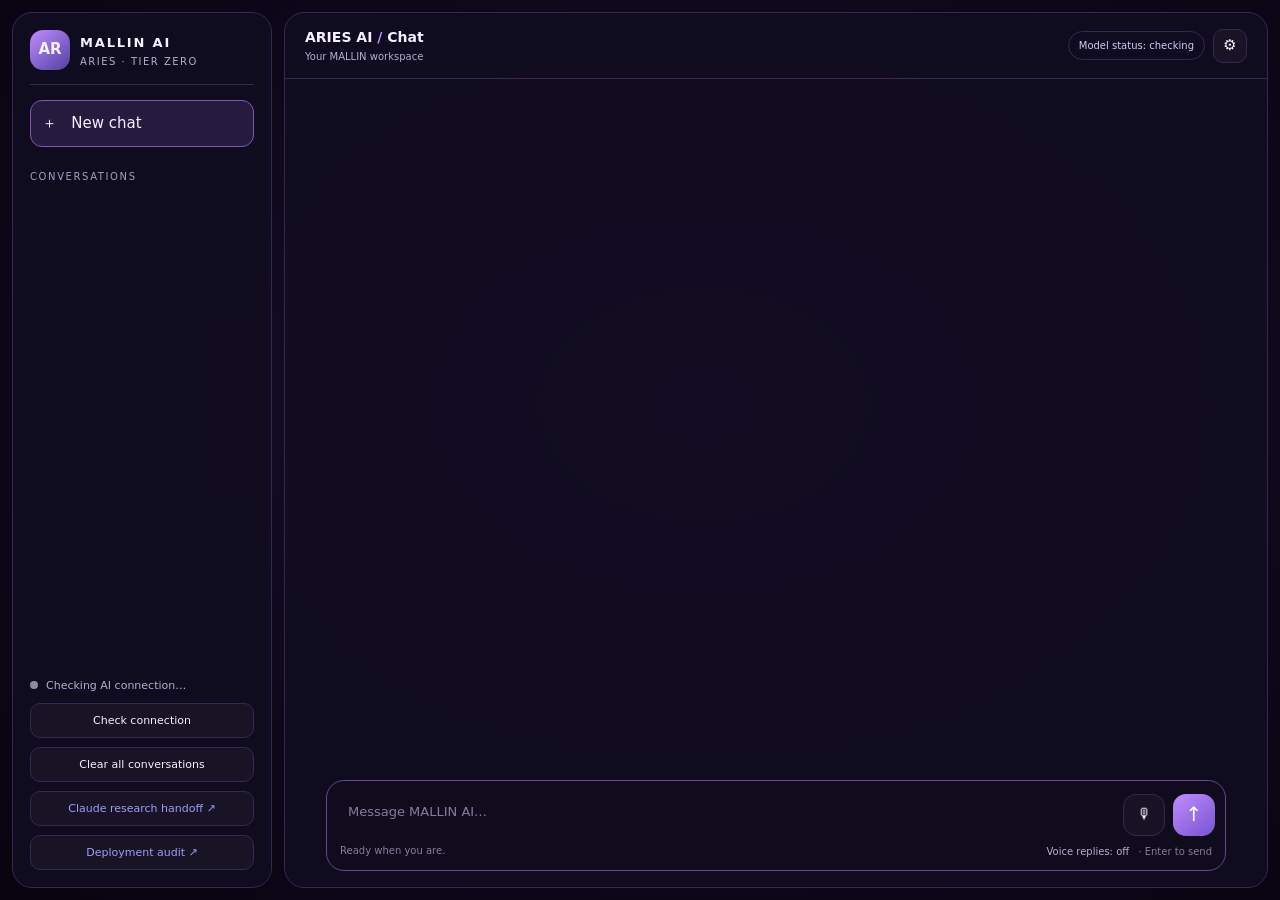
<file: index.html>
<!doctype html>
<html lang="en"><head><meta charset="utf-8"><meta name="viewport" content="width=device-width,initial-scale=1,viewport-fit=cover"><meta name="theme-color" content="#090516"><meta name="description" content="MALLIN AI — ARIES Tier Zero"><title>MALLIN AI — Tier Zero</title>
<style>
:root{color-scheme:dark;--line:#392653;--violet:#bd91ff;--text:#f6f0ff;--muted:#b9abcF;--green:#72e7bb;--red:#ff9eb2}
*{box-sizing:border-box}body{margin:0;background:radial-gradient(ellipse at 55% 45%,#261341,#10091f 48%,#07040f);color:var(--text);font:15px/1.55 Inter,system-ui,sans-serif;height:100dvh;overflow:hidden}button,textarea,input{font:inherit}button{cursor:pointer;color:inherit}
.app{height:100dvh;display:grid;grid-template-columns:260px minmax(0,1fr);gap:12px;padding:12px;max-width:1700px;margin:auto}.side,.main{background:#120d20ef;border:1px solid var(--line);border-radius:20px;min-height:0;backdrop-filter:blur(20px)}.side{display:flex;flex-direction:column;padding:17px;gap:15px}.brand{display:flex;align-items:center;gap:10px;padding-bottom:14px;border-bottom:1px solid var(--line)}.logo{height:40px;width:40px;border-radius:13px;display:grid;place-items:center;background:linear-gradient(140deg,#c18cff,#5140a3);font-weight:900}.brand strong{letter-spacing:.14em;font-size:13px}.brand small{display:block;color:var(--muted);font-size:10px;letter-spacing:.15em}.new{width:100%;padding:11px;border-radius:12px;border:1px solid #8057b5;background:#8b5ac52e;text-align:left}.section{font-size:10px;text-transform:uppercase;letter-spacing:.16em;color:#a99bc4;margin:7px 0}.history{overflow:auto;min-height:0;display:grid;align-content:start;gap:5px}.session{padding:9px 10px;border:1px solid transparent;border-radius:10px;background:transparent;text-align:left;white-space:nowrap;overflow:hidden;text-overflow:ellipsis;color:#d9cdec;font-size:12px}.session.active,.session:hover{background:#a36ce51c;border-color:#543b73}.sidebottom{margin-top:auto;display:grid;gap:9px}.status{font-size:11px;color:var(--muted);display:flex;gap:8px;align-items:center}.dot{width:8px;height:8px;border-radius:50%;background:#9389a4}.dot.ok{background:var(--green)}.dot.bad{background:var(--red)}.smallbtn{border:1px solid var(--line);border-radius:10px;background:#ffffff08;padding:8px 10px;font-size:11px}
.main{display:flex;flex-direction:column;overflow:hidden}.top{height:66px;flex:0 0 66px;border-bottom:1px solid var(--line);display:flex;align-items:center;justify-content:space-between;padding:0 20px;gap:12px}.top strong{font-size:14px}.top small{display:block;color:var(--muted);font-size:10px}.topactions{display:flex;gap:8px;align-items:center}.tag{border:1px solid var(--line);border-radius:99px;padding:6px 10px;color:#d7c7f1;font-size:10px}.icon{width:34px;height:34px;border:1px solid var(--line);border-radius:10px;background:#ffffff08}.settings{display:none;padding:10px 16px;border-bottom:1px solid var(--line);gap:8px}.settings.open{display:flex}.settings input{min-width:0;flex:1;background:#090611;border:1px solid var(--line);border-radius:9px;padding:8px;color:var(--text);font-size:11px}
.feed{flex:1;min-height:0;overflow:auto;padding:24px clamp(14px,4vw,55px)}.welcome{min-height:100%;display:flex;flex-direction:column;align-items:center;justify-content:center;text-align:center}.orb{width:86px;height:86px;border-radius:50%;margin-bottom:22px;background:radial-gradient(circle,#f8dfff,#b77bff 9%,#6541a9 25%,transparent 65%);filter:drop-shadow(0 0 25px #9c66ff88);position:relative}.orb:after{content:"";position:absolute;inset:8px -17px;border:2px solid #b68aff88;border-radius:50%;transform:rotate(-25deg) scaleY(.35)}.welcome h1{font-size:clamp(29px,4vw,45px);line-height:1.1;margin:0;letter-spacing:-.04em}.welcome h1 span{color:var(--violet)}.welcome p{max-width:490px;color:var(--muted);font-size:13px;margin:14px auto 24px}.prompts{display:flex;flex-wrap:wrap;gap:8px;justify-content:center}.promptchip{border:1px solid var(--line);background:#ffffff08;border-radius:99px;padding:9px 13px;font-size:11px}
.message{max-width:850px;margin:0 auto 21px;display:flex;gap:11px;align-items:flex-start}.message.user{flex-direction:row-reverse}.avatar{flex:0 0 32px;width:32px;height:32px;border:1px solid #7653a0;border-radius:11px;background:#6d4a9b;display:grid;place-items:center;font-size:10px;font-weight:800}.message.assistant .avatar{background:#2d1d47}.column{max-width:min(760px,calc(100% - 43px));min-width:0}.who{font-size:10px;color:var(--muted);margin:0 0 5px}.message.user .who{text-align:right}.bubble{border:1px solid var(--line);border-radius:4px 14px 14px 14px;background:#1a132a;padding:12px 15px;font-size:13px;white-space:pre-wrap;overflow-wrap:anywhere;line-height:1.65}.message.user .bubble{border-radius:14px 4px 14px 14px;background:#563b7b66}.actions{display:flex;gap:8px;margin-top:5px}.action{background:transparent;border:0;color:#a99abb;font-size:10px;padding:3px 6px}.action:hover{color:white}.composerwrap{padding:12px clamp(12px,3vw,35px) 16px}.composer{max-width:900px;margin:auto;border:1px solid #644887;border-radius:18px;background:#100b1def;padding:10px}.composer:focus-within{border-color:#bd91ff;box-shadow:0 0 0 3px #bd91ff18}.compose{display:flex;gap:8px;align-items:flex-end}.compose textarea{flex:1;min-width:0;max-height:170px;min-height:45px;resize:none;border:0;outline:0;background:transparent;color:var(--text);padding:11px;font-size:13px}.compose textarea::placeholder{color:#897b9f}.send{width:42px;height:42px;border:0;border-radius:13px;background:linear-gradient(140deg,#c08cff,#7853d0);font-size:20px;color:white}.send:disabled{opacity:.5}.mic{width:42px;height:42px;border:1px solid var(--line);border-radius:13px;background:#ffffff08}.foot{display:flex;justify-content:space-between;color:#897e9c;font-size:10px;padding:7px 3px 0;gap:10px}.foot button{background:none;border:0;color:#bcaed0;font-size:10px}
@media(max-width:760px){.app{grid-template-columns:1fr;padding:7px;gap:0}.side{display:none}.main{border-radius:16px}.top{height:58px;flex-basis:58px;padding:0 12px}.tag{display:none}.feed{padding:16px 11px}.composerwrap{padding:8px}.welcome h1{font-size:31px}.welcome p{font-size:12px}.bubble{font-size:12px;padding:10px 12px}.avatar{width:29px;height:29px;flex-basis:29px}.settings.open{flex-wrap:wrap}.settings input{flex-basis:100%}}
@media(prefers-reduced-motion:reduce){*{scroll-behavior:auto!important;transition:none!important}}
</style></head><body><div class="app"><aside class="side"><div class="brand"><div class="logo">AR</div><div><strong>MALLIN AI</strong><small>ARIES · TIER ZERO</small></div></div><button class="new" id="newChat">＋ &nbsp; New chat</button><div><p class="section">Conversations</p><div class="history" id="history"></div></div><div class="sidebottom"><div class="status"><i class="dot" id="dot"></i><span id="statusText">Checking AI connection…</span></div><button class="smallbtn" id="check">Check connection</button><button class="smallbtn" id="clearAll">Clear all conversations</button><a class="smallbtn" style="text-align:center;text-decoration:none" href="https://github.com/mallinpaul848-coder/ARIES-Tier0/blob/main/docs/CLAUDE_ARIES_PRIZE_RESEARCH_HANDOFF.md" target="_blank" rel="noopener noreferrer">Claude research handoff ↗</a><a class="smallbtn" style="text-align:center;text-decoration:none" href="https://github.com/mallinpaul848-coder/ARIES-Tier0/blob/main/docs/VERCEL_DEPLOYMENT_AUDIT_2026-10-31.md" target="_blank" rel="noopener noreferrer">Deployment audit ↗</a></div></aside><section class="main"><header class="top"><div><strong>ARIES AI <span style="color:#bd91ff">/</span> Chat</strong><small id="subtitle">Your MALLIN workspace</small></div><div class="topactions"><span class="tag" id="modelTag">Model status: checking</span><button class="icon" id="settingsToggle" title="Settings" aria-label="Settings">⚙</button></div></header><div class="settings" id="settings"><input id="apiBase" aria-label="API base URL" value="/api"><button class="smallbtn" id="saveSettings">Save</button></div><main class="feed" id="feed"><section class="welcome" id="welcome"><div class="orb"></div><h1>What can I help<br><span>you solve today?</span></h1><p>Ask questions, work through ideas, write code, or explore the ARIES research program. Responses require a working model backend.</p><div class="prompts"><button class="promptchip" data-prompt="Explain how ARIES and PRISE work.">Explore ARIES</button><button class="promptchip" data-prompt="Help me investigate P versus NP rigorously.">P vs NP research</button><button class="promptchip" data-prompt="Help me plan a software project.">Plan a project</button></div></section></main><div class="composerwrap"><form class="composer" id="form"><div class="compose"><textarea id="prompt" rows="1" placeholder="Message MALLIN AI…" aria-label="Message MALLIN AI"></textarea><button class="mic" type="button" id="mic" aria-label="Voice input">🎙</button><button class="send" type="submit" id="send" aria-label="Send">↑</button></div><div class="foot"><span id="hint">Ready when you are.</span><span><button type="button" id="voiceToggle">Voice replies: off</button> · Enter to send</span></div></form></div></section></div>
<script>
(()=>{"use strict";const $=id=>document.getElementById(id),feed=$("feed"),promptBox=$("prompt");let sessions=[],activeId=null,busy=false,voice=false,apiBase="/api",ready=false;const STORE="mallin-chat-sessions-v1";
const makeId=()=>Date.now().toString(36)+Math.random().toString(36).slice(2,7),active=()=>sessions.find(s=>s.id===activeId);
function save(){try{localStorage.setItem(STORE,JSON.stringify(sessions.slice(-40)))}catch{}}
function titleOf(msgs){return (msgs.find(x=>x.role==="user")?.content||"New chat").replace(/\s+/g," ").slice(0,38)}
function renderHistory(){const host=$("history");host.replaceChildren();for(const s of [...sessions].reverse()){const b=document.createElement("button");b.className="session"+(s.id===activeId?" active":"");b.textContent=s.title||titleOf(s.messages);b.onclick=()=>{activeId=s.id;renderChat();renderHistory()};host.append(b)}}
function el(tag,cls,text){const e=document.createElement(tag);if(cls)e.className=cls;if(text!==undefined)e.textContent=text;return e}
function welcome(){feed.replaceChildren($("welcome").cloneNode(true));feed.firstChild.hidden=false;feed.querySelectorAll("[data-prompt]").forEach(b=>b.onclick=()=>send(b.dataset.prompt))}
function addMessage(role,content){const row=el("article","message "+role),av=el("div","avatar",role==="user"?"YOU":"AR"),col=el("div","column"),who=el("div","who",role==="user"?"YOU":"MALLIN AI"),bubble=el("div","bubble",content);row.append(av,col);col.append(who,bubble);feed.append(row);return {row,col,bubble}}
function renderChat(){feed.replaceChildren();const s=active();if(!s||!s.messages.length){welcome();return}for(const m of s.messages)addMessage(m.role,m.content);feed.scrollTop=feed.scrollHeight}
function newSession(){if(busy)return;const s={id:makeId(),title:"New chat",messages:[],created:Date.now()};sessions.push(s);activeId=s.id;save();renderHistory();renderChat();promptBox.focus()}
function setStatus(ok,text){$("dot").className="dot "+(ok?"ok":"bad");$("statusText").textContent=text;$("subtitle").textContent=ok?"ARIES API reachable":"Connection needs attention"}
async function check(){ $("hint").textContent="Checking model and API…";try{const r=await fetch(apiBase+"/status",{cache:"no-store"}),d=await r.json();ready=!!d.generalChatReady;$("modelTag").textContent=ready?"Backend configured":"Backend not configured";setStatus(!!d.reachable,ready?"API online · model configured":d.reachable?"API online · no model configured":"ARIES API unavailable");$("hint").textContent=d.note||"Status checked. Send a real prompt to verify generation."}catch{ready=false;$("modelTag").textContent="Backend unavailable";setStatus(false,"ARIES API unavailable");$("hint").textContent="Could not reach the ARIES service."}}
async function send(value){const text=String(value??promptBox.value).trim();if(!text||busy)return;if(!active())newSession();const s=active();s.messages.push({role:"user",content:text});s.title=titleOf(s.messages);save();promptBox.value="";promptBox.style.height="auto";renderHistory();renderChat();busy=true;$("send").disabled=true;const pending=addMessage("assistant","Thinking…");$("hint").textContent="ARIES is working…";try{const messages=[{role:"system",content:"You are MALLIN AI, the general-purpose assistant for ARIES Tier Zero. Be accurate, direct, and helpful. Distinguish verified facts, hypotheses, and unproven mathematical claims. Do not claim ARIES has solved P vs NP or a Millennium Prize Problem. Solve the task rather than merely describing how."},...s.messages.slice(-40)];const r=await fetch(apiBase+"/chat",{method:"POST",headers:{"content-type":"application/json"},body:JSON.stringify({model:"aries-native",messages,max_tokens:1000,temperature:.25})}),data=await r.json().catch(()=>({}));if(!r.ok)throw Error(data?.error?.message||data?.detail||("HTTP "+r.status));const answer=data?.choices?.[0]?.message?.content;if(typeof answer!=="string"||!answer.trim())throw Error("The model returned an empty answer.");pending.bubble.textContent=answer.trim();s.messages.push({role:"assistant",content:answer.trim()});save();const actions=el("div","actions"),copy=el("button","action","Copy"),listen=el("button","action","Listen");copy.onclick=async()=>{try{await navigator.clipboard.writeText(answer.trim());copy.textContent="Copied"}catch{copy.textContent="Unavailable"}};listen.onclick=()=>say(answer.trim());actions.append(copy,listen);pending.col.append(actions);$("hint").textContent="Response received.";if(voice)say(answer.trim())}catch(e){pending.bubble.textContent="I couldn't get a response: "+e.message;s.messages.pop();save();$("hint").textContent="Request failed. Check the model backend and retry."}finally{busy=false;$("send").disabled=false;feed.scrollTop=feed.scrollHeight;promptBox.focus()}}
function say(t){if("speechSynthesis"in window){speechSynthesis.cancel();speechSynthesis.speak(new SpeechSynthesisUtterance(t))}}
function load(){try{const x=JSON.parse(localStorage.getItem(STORE)||"[]");if(Array.isArray(x))sessions=x.filter(s=>s&&Array.isArray(s.messages)).slice(-40)}catch{}if(sessions.length)activeId=sessions[sessions.length-1].id;renderHistory();renderChat()}
$("newChat").onclick=newSession;$("clearAll").onclick=()=>{if(busy)return;sessions=[];activeId=null;save();renderHistory();renderChat()};$("check").onclick=check;$("settingsToggle").onclick=()=>$("settings").classList.toggle("open");$("saveSettings").onclick=()=>{apiBase=$("apiBase").value.trim().replace(/\/$/,"")||"/api";$("apiBase").value=apiBase;check()};$("form").onsubmit=e=>{e.preventDefault();send()};promptBox.onkeydown=e=>{if(e.key==="Enter"&&!e.shiftKey&&!e.isComposing){e.preventDefault();send()}};promptBox.oninput=()=>{promptBox.style.height="auto";promptBox.style.height=Math.min(promptBox.scrollHeight,160)+"px"};$("voiceToggle").onclick=()=>{voice=!voice;$("voiceToggle").textContent="Voice replies: "+(voice?"on":"off");if(!voice&&"speechSynthesis"in window)speechSynthesis.cancel()};document.querySelectorAll("[data-prompt]").forEach(b=>b.onclick=()=>send(b.dataset.prompt));const SR=window.SpeechRecognition||window.webkitSpeechRecognition;if(SR){const rec=new SR();rec.lang=navigator.language||"en-US";rec.onresult=e=>{promptBox.value=e.results[0][0].transcript;promptBox.focus()};$("mic").onclick=()=>{try{rec.start();$("hint").textContent="Listening…"}catch{$("hint").textContent="Voice input is already active."}}}else $("mic").onclick=()=>$("hint").textContent="Voice input is unsupported in this browser.";load();check();
})();
</script></body></html>
</file>
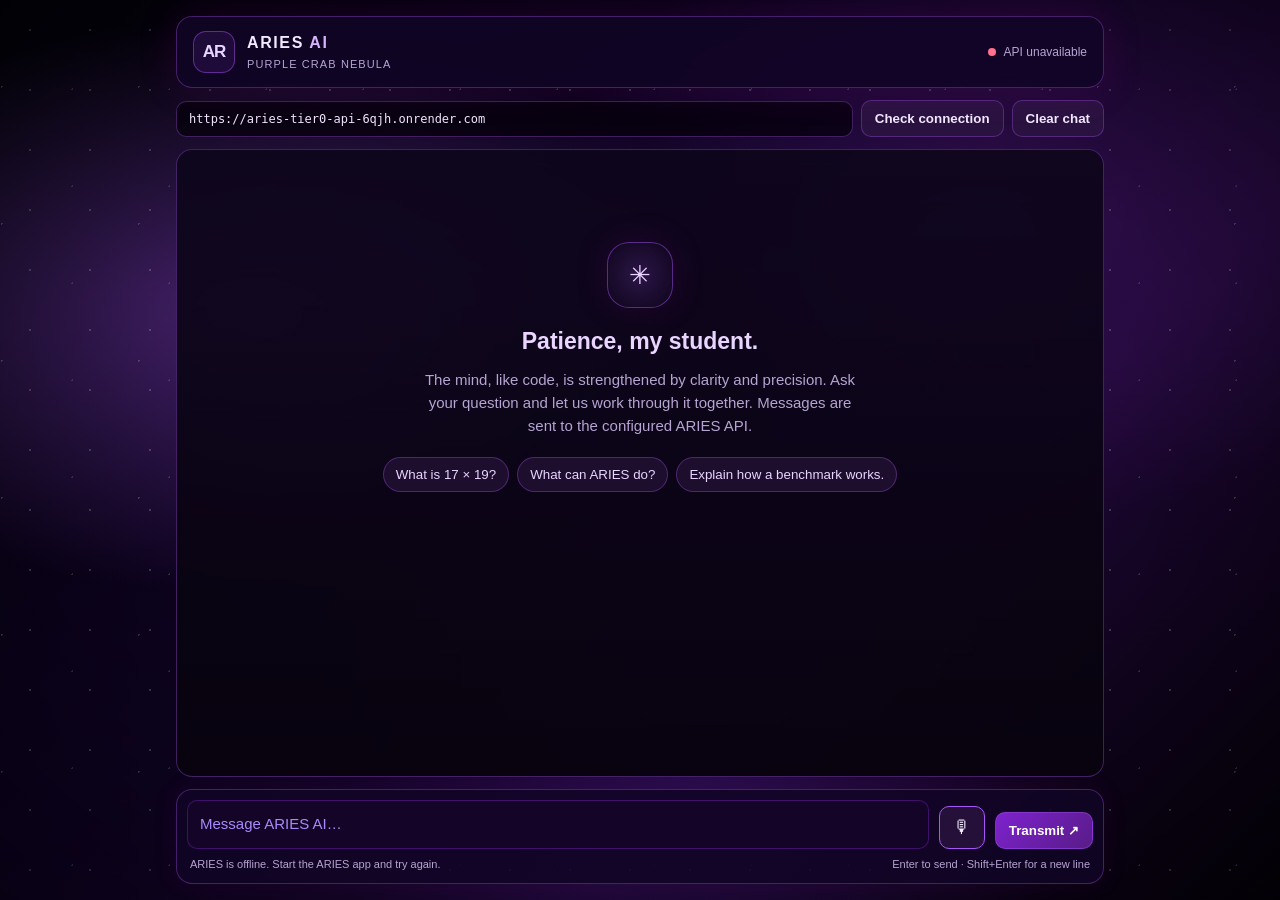
<file: docs/index.html>
<!doctype html>
<html lang="en">
<head>
<meta charset="utf-8">
<meta name="viewport" content="width=device-width, initial-scale=1">
<meta name="theme-color" content="#100326">
<title>ARIES AI</title>
<style>
:root{color-scheme:dark;--bg:#05010a;--panel:rgba(18,5,38,.88);--panel2:rgba(5,1,10,.72);--line:rgba(157,78,221,.38);--accent:#a855f7;--accent2:#7e22ce;--text:#f3e8ff;--muted:#b6a4d2;--user:rgba(126,34,206,.24);--assistant:rgba(30,10,60,.82)}
*{box-sizing:border-box}
body{margin:0;min-height:100vh;background:radial-gradient(ellipse at 18% 34%,rgba(168,85,247,.42),transparent 34%),radial-gradient(ellipse at 78% 24%,rgba(88,28,135,.5),transparent 32%),radial-gradient(ellipse at 55% 82%,rgba(76,29,149,.32),transparent 38%),linear-gradient(135deg,#03020a 0%,#100326 42%,#21083a 68%,#05010a 100%);background-attachment:fixed;color:var(--text);font:15px/1.55 "Segoe UI",Tahoma,Geneva,Verdana,sans-serif}
body:before{content:"";position:fixed;inset:0;z-index:0;pointer-events:none;background-image:radial-gradient(white 1px,transparent 0),radial-gradient(#d8b4fe 1px,transparent 0),radial-gradient(#fff 1px,transparent 0);background-size:60px 60px,97px 97px,137px 137px;background-position:0 0,24px 41px,70px 18px;opacity:.22}body:after{content:"";position:fixed;inset:0;z-index:0;pointer-events:none;background:radial-gradient(ellipse at center,transparent 35%,rgba(0,0,0,.45) 100%);}
.app{position:relative;z-index:1;width:min(960px,100%);height:100dvh;min-height:500px;margin:auto;padding:16px;display:flex;flex-direction:column;gap:12px}
header{display:flex;align-items:center;justify-content:space-between;gap:14px;padding:14px 16px;border:1px solid var(--line);border-radius:16px;background:var(--panel);box-shadow:0 0 38px #80008033;backdrop-filter:blur(12px)}
.brand{display:flex;align-items:center;gap:12px;min-width:0}.logo{width:42px;height:42px;flex:0 0 42px;display:grid;place-items:center;border-radius:13px;border:1px solid #a855f777;background:#a855f71a;color:#e9d5ff;font-size:17px;font-weight:900;letter-spacing:-1px}.brand h1{margin:0;font-size:16px;letter-spacing:.1em}.sub{font-size:11px;color:var(--muted);letter-spacing:.1em}.status{display:flex;align-items:center;gap:8px;font-size:12px;color:var(--muted);white-space:nowrap}.dot{width:8px;height:8px;border-radius:50%;background:#8f82a4}.dot.ok{background:#50e3a4;box-shadow:0 0 12px #50e3a477}.dot.bad{background:#ff718d}
.toolbar{display:flex;gap:8px;align-items:center}.endpoint{flex:1;min-width:0;background:var(--panel2);color:var(--text);border:1px solid var(--line);border-radius:10px;padding:10px 12px;font:12px ui-monospace,Consolas,monospace}.btn{border:1px solid var(--line);border-radius:10px;padding:10px 13px;background:#2a1240;color:var(--text);cursor:pointer;font-weight:600}.btn:hover,.listen-btn:hover{border-color:#d8b4fe;background:#552080}.btn:disabled{opacity:.52;cursor:wait}
main{flex:1;min-height:0;overflow:auto;border:1px solid var(--line);border-radius:16px;background:linear-gradient(180deg,#0d061be3,#08030ef5);padding:20px;scroll-behavior:smooth;backdrop-filter:blur(8px)}
.welcome{max-width:570px;margin:8vh auto;text-align:center}.orb{width:66px;height:66px;margin:0 auto 16px;border:1px solid #a855f777;border-radius:22px;display:grid;place-items:center;color:#e9d5ff;font-size:26px;background:radial-gradient(circle,#a855f733,transparent);box-shadow:0 0 32px #8000802d}.welcome h2{font-size:23px;margin:0 0 8px;color:#e9d5ff}.welcome p{color:var(--muted);margin:0 auto 20px;max-width:450px}.suggestions{display:flex;gap:8px;flex-wrap:wrap;justify-content:center}.suggestion{background:#1d0e2d;color:#e9d5ff;border:1px solid var(--line);border-radius:999px;padding:9px 12px;cursor:pointer}.suggestion:hover{background:#35134e}
.message{display:flex;margin:0 0 18px;gap:10px;align-items:flex-start}.avatar{flex:0 0 32px;height:32px;border-radius:10px;display:grid;place-items:center;font-size:10px;font-weight:900;color:#e9d5ff;background:#a855f71a;border:1px solid #a855f766}.message.user .avatar{color:#fff;background:#54217b;border-color:#a855f7}.bubble{max-width:min(760px,calc(100% - 42px));min-width:0;padding:11px 14px;border:1px solid var(--line);border-radius:4px 14px 14px 14px;background:var(--assistant);white-space:pre-wrap;overflow-wrap:anywhere}.message.user .bubble{background:var(--user);border-color:#a855f766;border-radius:14px 4px 14px 14px}.who{font-size:11px;color:#c4addd;margin-bottom:4px}.message.user .who{text-align:right}.message.user{flex-direction:row-reverse}.listen-btn{margin-top:9px;background:#421761;border:1px solid #a855f7;color:#f3e8ff;padding:5px 10px;border-radius:7px;font-size:11px;cursor:pointer}.listen-btn[aria-pressed="true"]{background:#6b21a8}
.composer{border:1px solid var(--line);background:var(--panel);border-radius:16px;padding:10px;box-shadow:0 0 25px #8000801c}.compose-row{display:flex;align-items:flex-end;gap:10px}.prompt{resize:none;flex:1;min-height:46px;max-height:150px;padding:12px;border:1px solid #7e22ce66;border-radius:10px;outline:0;background:#140528;color:var(--text);font:15px/1.5 "Segoe UI",sans-serif}.prompt:focus,.endpoint:focus{border-color:#c084fc;outline:2px solid #a855f722}.prompt::placeholder{color:#a78bfa}.send{min-width:94px;background:linear-gradient(135deg,#7e22ce,#581c87);color:#fff;border-color:#a855f766}.voice-btn{min-width:46px;padding:10px;background:#241039;border:1px solid #a855f7;color:#f3e8ff;border-radius:10px;cursor:pointer;font-size:18px}.voice-btn[aria-pressed="true"]{background:#7e22ce;box-shadow:0 0 16px #a855f766}.voice-btn:disabled{opacity:.5;cursor:not-allowed}.send:hover{background:linear-gradient(135deg,#9333ea,#6b21a8)}.foot{display:flex;justify-content:space-between;gap:10px;padding:7px 3px 0;color:#b6a4d2;font-size:11px}.hidden{display:none!important}.notice{color:#f4c779}
@media(max-width:600px){.app{padding:8px;gap:8px;min-height:480px}.brand h1{font-size:13px}.sub{font-size:9px}.status{font-size:10px}header{padding:10px}.toolbar{flex-wrap:wrap}.endpoint{flex-basis:100%}main{padding:12px}.welcome{margin:6vh auto}.welcome h2{font-size:20px}.foot{font-size:10px;flex-direction:column;gap:2px}.send{min-width:68px;padding:10px}.bubble{max-width:calc(100% - 42px)}}
@media(prefers-reduced-motion:reduce){*{scroll-behavior:auto!important;transition:none!important}}
</style>
</head>
<body>
<div class="app">
<header>
 <div class="brand"><div class="logo">AR</div><div><h1>ARIES <span style="color:#d8b4fe">AI</span></h1><div class="sub">PURPLE CRAB NEBULA</div></div></div>
 <div class="status" role="status" aria-live="polite"><span id="dot" class="dot"></span><span id="statusText">Checking API…</span></div>
</header>
<div class="toolbar"><input id="endpoint" class="endpoint" aria-label="API base URL" value="https://aries-tier0-api-6qjh.onrender.com" spellcheck="false"><button id="check" class="btn" type="button">Check connection</button><button id="clear" class="btn" type="button">Clear chat</button></div>
<main id="chat" aria-live="polite">
 <section id="welcome" class="welcome"><div class="orb" aria-hidden="true">✳</div><h2>Patience, my student.</h2><p>The mind, like code, is strengthened by clarity and precision. Ask your question and let us work through it together. Messages are sent to the configured ARIES API.</p><div class="suggestions"><button class="suggestion" type="button">What is 17 × 19?</button><button class="suggestion" type="button">What can ARIES do?</button><button class="suggestion" type="button">Explain how a benchmark works.</button></div></section>
</main>
<section class="composer"><div class="compose-row"><textarea id="prompt" class="prompt" rows="1" placeholder="Message ARIES AI…" aria-label="Message ARIES"></textarea><button id="voiceInput" class="voice-btn" type="button" aria-label="Start voice input" title="Speak to ARIES" aria-pressed="false">🎙</button><button id="send" class="btn send" type="button">Transmit ↗</button></div><div class="foot"><span id="hint">Ready to chat.</span><span>Enter to send · Shift+Enter for a new line</span></div></section>
</div>
<script>
(function(){
 'use strict';
 const $=id=>document.getElementById(id);
 const chat=$('chat'),prompt=$('prompt');
 let recognition=null, listening=false;
 const voiceButton=$('voiceInput');
 const conversation=[];
 const PUBLIC_API='https://aries-tier0-api-6qjh.onrender.com';
 const GREETING='Welcome to ARIES AI. Ask a question to get started.';
 function base(){return $('endpoint').value.trim().replace(/\/+$/,'');}
 function status(ok,msg){$('dot').className='dot '+(ok?'ok':'bad');$('statusText').textContent=msg;}
 function addMessage(role,text,withVoice){
   $('welcome').classList.add('hidden');
   const row=document.createElement('div');row.className='message '+role;
   const avatar=document.createElement('div');avatar.className='avatar';avatar.textContent=role==='user'?'YOU':'AI';
   const bubble=document.createElement('div');bubble.className='bubble';
   const who=document.createElement('div');who.className='who';who.textContent=role==='user'?'You':'ARIES AI';
   const body=document.createElement('div');body.className='message-text';body.textContent=text;
   bubble.append(who,body);
   if(role!=='user'&&withVoice){
     const speak=document.createElement('button');speak.type='button';speak.className='listen-btn';speak.textContent='🔊 Listen';speak.setAttribute('aria-label','Listen to ARIES response');
     speak.addEventListener('click',()=>speakText(body.textContent));
     bubble.append(document.createElement('br'),speak);
   }
   row.append(avatar,bubble);chat.append(row);chat.scrollTop=chat.scrollHeight;
   return body;
 }
 function speakText(text){
   if(!('speechSynthesis' in window)||typeof SpeechSynthesisUtterance==='undefined'){
     $('hint').textContent='Speech playback is not supported by this browser.';return;
   }
   window.speechSynthesis.cancel();
   const utterance=new SpeechSynthesisUtterance(String(text||''));
   utterance.pitch=.62;utterance.rate=.82;utterance.volume=1;
   const voices=window.speechSynthesis.getVoices();
   const preferred=voices.find(v=>/Microsoft David|Google UK English Male/i.test(v.name))||voices.find(v=>/^en(-|_)/i.test(v.lang));
   if(preferred)utterance.voice=preferred;
   window.speechSynthesis.speak(utterance);
 }
 async function apiFetch(path,options){
   const configured=base();
   try{return await fetch(configured+path,options);}
   catch(localError){
     if(!/^https?:\/\/(127\.0\.0\.1|localhost)(:\d+)?$/i.test(configured))throw localError;
     $('hint').textContent='Connecting to ARIES…';
     return await fetch(PUBLIC_API+path,options);
   }
 }
 async function check(){
   $('check').disabled=true;status(false,'Checking API…');$('hint').textContent='Checking '+base();
   try{
     const response=await apiFetch('/health',{method:'GET'});
     if(!response.ok)throw new Error('Health check returned HTTP '+response.status);
     status(true,'API reachable');$('hint').textContent='API connected. Ready when you are.';
   }catch(error){
     status(false,'API unavailable');$('hint').textContent='ARIES is offline. Start the ARIES app and try again.';
   }finally{$('check').disabled=false;}
 }
 async function send(text){
   text=String(text===undefined?prompt.value:text).trim();if(!text||$('send').disabled)return;
   prompt.value='';prompt.style.height='auto';
   conversation.push({role:'user',content:text});addMessage('user',text,false);
   $('send').disabled=true;$('check').disabled=true;
   const answer=addMessage('assistant','ARIES is preparing a response…',false);
   try{
     const response=await apiFetch('/v1/chat/completions',{method:'POST',headers:{'Content-Type':'application/json'},body:JSON.stringify({model:'aries-native-ngram',messages:conversation,max_tokens:220,temperature:.2})});
     let data;try{data=await response.json();}catch(_){throw new Error('The API returned a non-JSON response (HTTP '+response.status+').');}
     if(!response.ok)throw new Error((data.error&&data.error.message)||data.detail||'HTTP '+response.status);
     const result=data&&data.choices&&data.choices[0]&&data.choices[0].message&&data.choices[0].message.content;
     if(typeof result!=='string'||!result.trim())throw new Error('The API returned an empty answer.');
     answer.textContent=result.trim();
     conversation.push({role:'assistant',content:result.trim()});
     const bubble=answer.parentElement;
     const listen=document.createElement('button');listen.type='button';listen.className='listen-btn';listen.textContent='🔊 Listen';
     listen.addEventListener('click',()=>speakText(answer.textContent));
     bubble.append(document.createElement('br'),listen);
     status(true,'API connected');$('hint').textContent='Response received. Select Listen to hear it.';
   }catch(error){
     answer.textContent='I could not get a response from ARIES. '+(error&&error.message?error.message:String(error))+'\n\nLocal endpoint: '+base()+'\nHosted fallback: '+PUBLIC_API;
     status(false,'Request failed');$('hint').textContent='Could not get a response. Check the connection and try again.';
     if(conversation.length&&conversation[conversation.length-1].role==='user')conversation.pop();
   }finally{$('send').disabled=false;$('check').disabled=false;prompt.focus();chat.scrollTop=chat.scrollHeight;}
 }
 $('check').addEventListener('click',check);
 $('clear').addEventListener('click',()=>{if('speechSynthesis'in window)window.speechSynthesis.cancel();conversation.length=0;chat.querySelectorAll('.message').forEach(node=>node.remove());$('welcome').classList.remove('hidden');$('hint').textContent='Ready for a new conversation.';prompt.focus();});
 $('send').addEventListener('click',()=>send());
 function setupVoiceInput(){
   const SpeechRecognition=window.SpeechRecognition||window.webkitSpeechRecognition;
   if(!SpeechRecognition){voiceButton.disabled=true;voiceButton.title='Voice input is not supported in this browser. Try Microsoft Edge or Chrome.';voiceButton.setAttribute('aria-label','Voice input unavailable');return;}
   recognition=new SpeechRecognition();recognition.lang='en-US';recognition.interimResults=true;recognition.continuous=false;
   recognition.onstart=()=>{listening=true;voiceButton.setAttribute('aria-pressed','true');voiceButton.textContent='⏺';$('hint').textContent='Listening… speak your question.';};
   recognition.onresult=event=>{let finalText='';let interim='';for(let i=event.resultIndex;i<event.results.length;i++){const piece=event.results[i][0].transcript;if(event.results[i].isFinal)finalText+=piece;else interim+=piece;}if(finalText.trim())prompt.value=finalText.trim();else if(interim)prompt.placeholder=interim;};
   recognition.onerror=event=>{$('hint').textContent=event.error==='not-allowed'?'Allow microphone access in your browser to use voice input.':'Voice input issue: '+event.error+'. You can still type your message.';};
   recognition.onend=()=>{listening=false;voiceButton.setAttribute('aria-pressed','false');voiceButton.textContent='🎙';prompt.placeholder='Message ARIES AI…';if(prompt.value.trim())$('hint').textContent='Voice captured. Press Transmit to send it.';};
   voiceButton.addEventListener('click',()=>{if(!recognition)return;if(listening){recognition.stop();return;}try{recognition.start();}catch(_){$('hint').textContent='Voice input is already starting. Try again in a moment.';}});
 }
 setupVoiceInput();
 prompt.addEventListener('keydown',event=>{if(event.key==='Enter'&&!event.shiftKey){event.preventDefault();send();}});
 prompt.addEventListener('input',()=>{prompt.style.height='auto';prompt.style.height=Math.min(prompt.scrollHeight,150)+'px';});
 document.querySelectorAll('.suggestion').forEach(button=>button.addEventListener('click',()=>send(button.textContent)));
 if('speechSynthesis'in window)window.speechSynthesis.onvoiceschanged=()=>window.speechSynthesis.getVoices();
 check();
})();
</script>
</body>
</html>
</file>
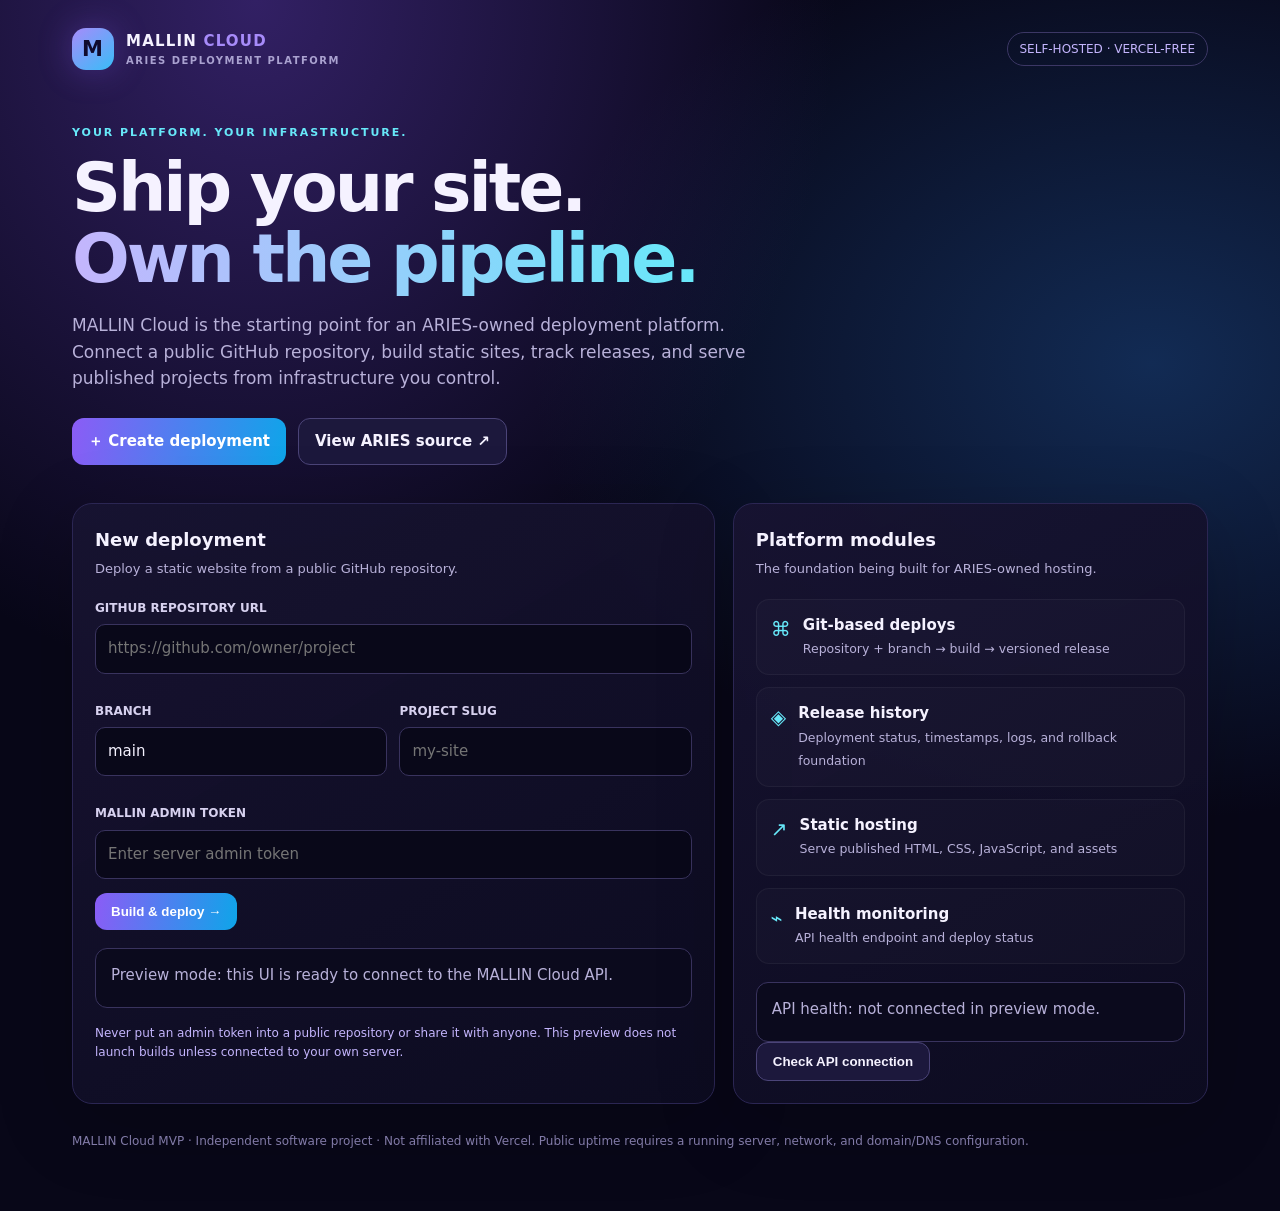
<file: mallin-cloud/index.html>
<!doctype html>
<html lang="en">
<head>
<meta charset="utf-8"><meta name="viewport" content="width=device-width,initial-scale=1">
<title>MALLIN Cloud — ARIES deployment platform</title>
<meta name="theme-color" content="#100b2e">
<style>
:root{color-scheme:dark;--bg:#080718;--panel:#12102b;--line:#2b2653;--ink:#f5f2ff;--muted:#b8b1d9;--violet:#a78bfa;--cyan:#67e8f9}
*{box-sizing:border-box}body{margin:0;background:radial-gradient(ellipse at 20% 0%,#322064 0,transparent 40%),radial-gradient(ellipse at 90% 30%,#122b54 0,transparent 38%),var(--bg);color:var(--ink);font:15px/1.55 Inter,ui-sans-serif,system-ui,Segoe UI,sans-serif;min-height:100vh}
a{color:var(--cyan)}.wrap{max-width:1180px;margin:auto;padding:28px 22px 60px}.top{display:flex;justify-content:space-between;align-items:center;gap:16px;margin-bottom:54px}.brand{display:flex;align-items:center;gap:12px;font-weight:800;letter-spacing:.08em}.logo{width:42px;height:42px;border-radius:14px;background:linear-gradient(140deg,#a78bfa,#38bdf8);display:grid;place-items:center;color:#100b2e;font-size:21px;box-shadow:0 0 35px #8b5cf655}.pill{border:1px solid #3c3765;color:#c4b5fd;padding:7px 12px;border-radius:999px;font-size:12px}
.hero{max-width:800px;margin-bottom:38px}.eyebrow{color:var(--cyan);text-transform:uppercase;letter-spacing:.18em;font-size:11px;font-weight:800}.hero h1{font-size:clamp(38px,6vw,68px);line-height:1.04;letter-spacing:-.045em;margin:12px 0 18px}.hero h1 span{background:linear-gradient(90deg,#c4b5fd,#67e8f9);color:transparent;background-clip:text}.hero p{color:var(--muted);font-size:17px;max-width:680px}.actions{display:flex;gap:12px;flex-wrap:wrap;margin-top:26px}.btn{display:inline-flex;align-items:center;justify-content:center;border:1px solid #4b4478;border-radius:12px;padding:11px 16px;color:var(--ink);background:#1c183c;text-decoration:none;font-weight:700;cursor:pointer}.btn.primary{border:0;background:linear-gradient(100deg,#8b5cf6,#0ea5e9);color:white}.grid{display:grid;grid-template-columns:1.15fr .85fr;gap:18px}.card{border:1px solid var(--line);background:linear-gradient(150deg,#171331ee,#0d0c21f2);border-radius:20px;padding:22px;box-shadow:0 20px 80px #0003}.card h2{font-size:18px;margin:0 0 5px}.sub{color:var(--muted);font-size:13px;margin:0 0 20px}.field{display:grid;gap:7px;margin:14px 0}.field label{color:#d7d1ef;font-size:12px;font-weight:700}.field input,.field select{width:100%;border:1px solid #39335e;background:#090819;color:var(--ink);padding:12px;border-radius:10px;font:inherit;outline:none}.field input:focus{border-color:var(--violet)}.two{display:grid;grid-template-columns:1fr 1fr;gap:12px}.status{border:1px solid #39335e;background:#0b0a1d;border-radius:12px;padding:15px;margin-top:18px;color:var(--muted);white-space:pre-wrap;overflow-wrap:anywhere;min-height:60px}.features{display:grid;gap:12px}.feature{display:flex;gap:12px;padding:14px;border-radius:13px;background:#ffffff05;border:1px solid #ffffff0c}.glyph{color:var(--cyan);font-size:20px}.feature strong{display:block}.feature small{color:var(--muted)}.warning{font-size:12px;color:#c4b5fd;margin-top:16px}.footer{color:#827ba8;font-size:12px;margin-top:28px}@media(max-width:800px){.grid{grid-template-columns:1fr}.top{margin-bottom:36px}.two{grid-template-columns:1fr}}
</style></head>
<body><main class="wrap">
<header class="top"><div class="brand"><div class="logo">M</div><div>MALLIN <span style="color:#a78bfa">CLOUD</span><div style="font-size:10px;color:#aaa2d0;letter-spacing:.15em">ARIES DEPLOYMENT PLATFORM</div></div></div><div class="pill">SELF-HOSTED · VERCEL-FREE</div></header>
<section class="hero"><div class="eyebrow">Your platform. Your infrastructure.</div><h1>Ship your site.<br><span>Own the pipeline.</span></h1><p>MALLIN Cloud is the starting point for an ARIES-owned deployment platform. Connect a public GitHub repository, build static sites, track releases, and serve published projects from infrastructure you control.</p><div class="actions"><a class="btn primary" href="#deploy">＋ Create deployment</a><a class="btn" href="https://github.com/mallinpaul848-coder/ARIES-Tier0" target="_blank" rel="noreferrer">View ARIES source ↗</a></div></section>
<section class="grid"><div class="card" id="deploy"><h2>New deployment</h2><p class="sub">Deploy a static website from a public GitHub repository.</p><form id="deployForm"><div class="field"><label for="repo">GITHUB REPOSITORY URL</label><input id="repo" required type="url" placeholder="https://github.com/owner/project" pattern="https://github\.com/.*"></div><div class="two"><div class="field"><label for="branch">BRANCH</label><input id="branch" value="main" required></div><div class="field"><label for="project">PROJECT SLUG</label><input id="project" required placeholder="my-site" pattern="[a-z0-9][a-z0-9-]{0,47}"></div></div><div class="field"><label for="token">MALLIN ADMIN TOKEN</label><input id="token" type="password" autocomplete="off" placeholder="Enter server admin token"></div><button class="btn primary" type="submit">Build &amp; deploy →</button></form><div class="status" id="status" role="status">Preview mode: this UI is ready to connect to the MALLIN Cloud API.</div><p class="warning">Never put an admin token into a public repository or share it with anyone. This preview does not launch builds unless connected to your own server.</p></div>
<div class="card"><h2>Platform modules</h2><p class="sub">The foundation being built for ARIES-owned hosting.</p><div class="features"><div class="feature"><div class="glyph">⌘</div><div><strong>Git-based deploys</strong><small>Repository + branch → build → versioned release</small></div></div><div class="feature"><div class="glyph">◈</div><div><strong>Release history</strong><small>Deployment status, timestamps, logs, and rollback foundation</small></div></div><div class="feature"><div class="glyph">↗</div><div><strong>Static hosting</strong><small>Serve published HTML, CSS, JavaScript, and assets</small></div></div><div class="feature"><div class="glyph">⌁</div><div><strong>Health monitoring</strong><small>API health endpoint and deploy status</small></div></div></div><div class="status" id="health">API health: not connected in preview mode.</div><button class="btn" id="healthBtn" type="button">Check API connection</button></div></section>
<footer class="footer">MALLIN Cloud MVP · Independent software project · Not affiliated with Vercel. Public uptime requires a running server, network, and domain/DNS configuration.</footer>
</main>
<script>
const statusBox=document.querySelector('#status'),healthBox=document.querySelector('#health');
document.querySelector('#deployForm').addEventListener('submit',async e=>{e.preventDefault();const token=document.querySelector('#token').value;const payload={repo:document.querySelector('#repo').value.trim(),branch:document.querySelector('#branch').value.trim(),project:document.querySelector('#project').value.trim()};if(!token){statusBox.textContent='Enter the admin token configured on your MALLIN Cloud server. Nothing was sent.';return}statusBox.textContent='Submitting deployment…';try{const r=await fetch('/api/deploy',{method:'POST',headers:{'Content-Type':'application/json','Authorization':'Bearer '+token},body:JSON.stringify(payload)});const data=await r.json();statusBox.textContent=JSON.stringify(data,null,2);if(data.status==='ready'&&data.url){const a=document.createElement('a');a.href=data.url;a.textContent=' Open published site';a.className='btn';statusBox.appendChild(document.createTextNode('\n'));statusBox.appendChild(a)}}catch(err){statusBox.textContent='Could not reach MALLIN Cloud API. This page is a preview until deployed behind the MALLIN Cloud server. Details: '+err.message}});
document.querySelector('#healthBtn').addEventListener('click',async()=>{healthBox.textContent='Checking…';try{const r=await fetch('/health');const d=await r.json();healthBox.textContent='API health: '+(r.ok?'online':'error')+'\n'+JSON.stringify(d)}catch(e){healthBox.textContent='API health: not connected. Start the MALLIN Cloud server to enable this check.'}});
</script></body></html>
</file>
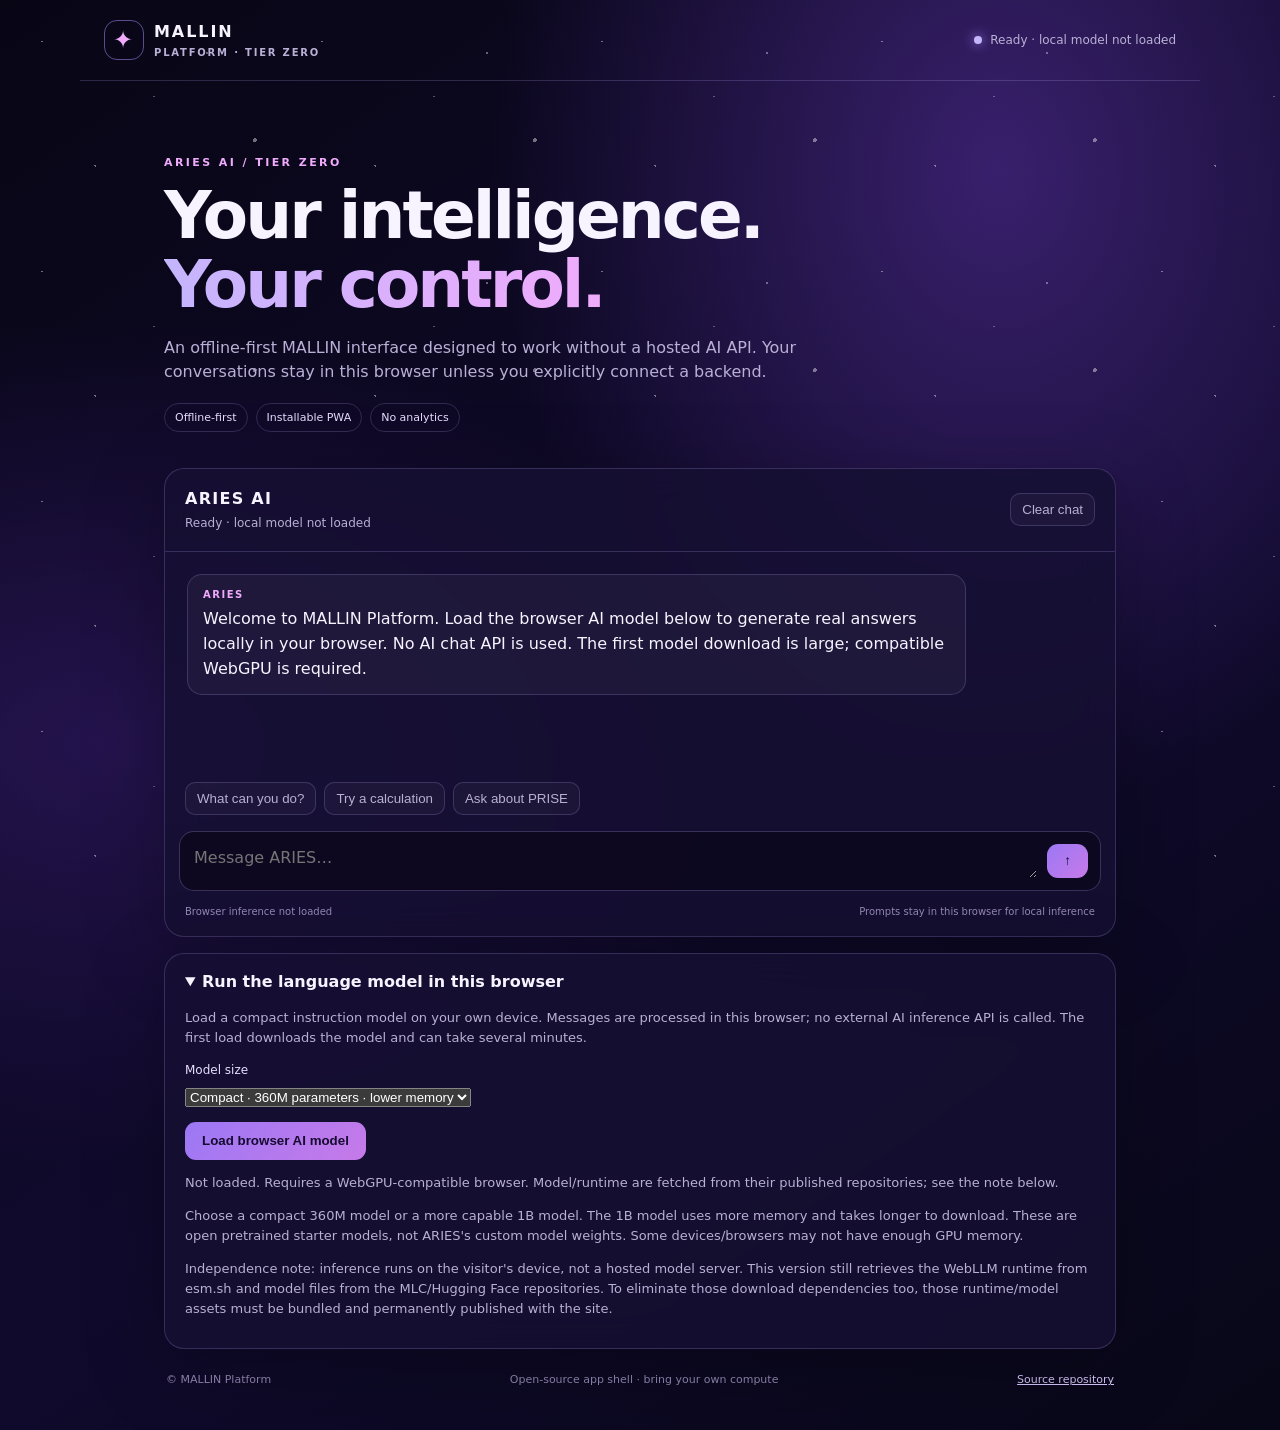
<file: mallin-decentralized/index.html>
<!doctype html>
<html lang="en">
<head>
<meta charset="utf-8"><meta name="viewport" content="width=device-width,initial-scale=1,viewport-fit=cover">
<meta name="theme-color" content="#100a2d"><meta name="description" content="MALLIN Platform — offline-first ARIES AI interface.">
<link rel="manifest" href="./manifest.webmanifest"><link rel="stylesheet" href="./styles.css">
<title>MALLIN Platform · ARIES AI</title>
</head>
<body>
<div class="stars" aria-hidden="true"></div>
<header class="topbar"><a class="brand" href="./"><span class="mark">✦</span><span>MALLIN <small>PLATFORM · TIER ZERO</small></span></a><div class="status"><i id="statusDot"></i><span id="statusText">Starting…</span></div><button id="installBtn" class="quiet" hidden>Install app</button></header>
<main class="layout">
<section class="hero"><p class="eyebrow">ARIES AI / TIER ZERO</p><h1>Your intelligence.<br><span>Your control.</span></h1><p class="intro">An offline-first MALLIN interface designed to work without a hosted AI API. Your conversations stay in this browser unless you explicitly connect a backend.</p><div class="chips"><span>Offline-first</span><span>Installable PWA</span><span>No analytics</span></div></section>
<section class="chat-panel" aria-label="ARIES chat">
<div class="chat-head"><div><strong>ARIES AI</strong><p id="engineLabel">Browser AI · model not loaded</p></div><button id="clearBtn" class="quiet">Clear chat</button></div>
<div id="messages" class="messages" aria-live="polite"><div class="message assistant"><div class="who">ARIES</div><p>Welcome to MALLIN Platform. Load the browser AI model below to generate real answers locally in your browser. No AI chat API is used. The first model download is large; compatible WebGPU is required.</p></div></div>
<div class="quick-prompts"><button data-prompt="What can you do?">What can you do?</button><button data-prompt="Calculate 128 * 64">Try a calculation</button><button data-prompt="Explain PRISE in simple terms">Ask about PRISE</button></div>
<form id="chatForm" class="composer"><textarea id="prompt" rows="1" placeholder="Message ARIES…" aria-label="Message ARIES" required></textarea><button type="submit" aria-label="Send message">↑</button></form>
<div class="chat-foot"><span id="chatMode">Browser inference not loaded</span><span>Prompts stay in this browser for local inference</span></div>
</section>
<section class="settings"><details open><summary>Run the language model in this browser</summary><p>Load a compact instruction model on your own device. Messages are processed in this browser; no external AI inference API is called. The first load downloads the model and can take several minutes.</p><label for="localModel">Model size</label><select id="localModel"><option value="SmolLM2-360M-Instruct-q4f32_1-MLC">Compact · 360M parameters · lower memory</option><option value="Llama-3.2-1B-Instruct-q4f32_1-MLC">Larger · 1B parameters · higher memory</option></select><div class="actions"><button id="loadModelBtn" type="button">Load browser AI model</button></div><progress id="modelProgress" max="100" value="0" hidden style="width:100%;margin-top:12px"></progress><p id="modelStatus" class="result" role="status">Not loaded. Requires a WebGPU-compatible browser. Model/runtime are fetched from their published repositories; see the note below.</p><p class="small">Choose a compact 360M model or a more capable 1B model. The 1B model uses more memory and takes longer to download. These are open pretrained starter models, not ARIES's custom model weights. Some devices/browsers may not have enough GPU memory.</p><p class="small">Independence note: inference runs on the visitor's device, not a hosted model server. This version still retrieves the WebLLM runtime from esm.sh and model files from the MLC/Hugging Face repositories. To eliminate those download dependencies too, those runtime/model assets must be bundled and permanently published with the site.</p></details></section>
<footer><span>© MALLIN Platform</span><span>Open-source app shell · bring your own compute</span><a href="https://github.com/mallinpaul848-coder/ARIES-Tier0">Source repository</a></footer>
</main><script src="./app.js" defer></script></body></html>
</file>
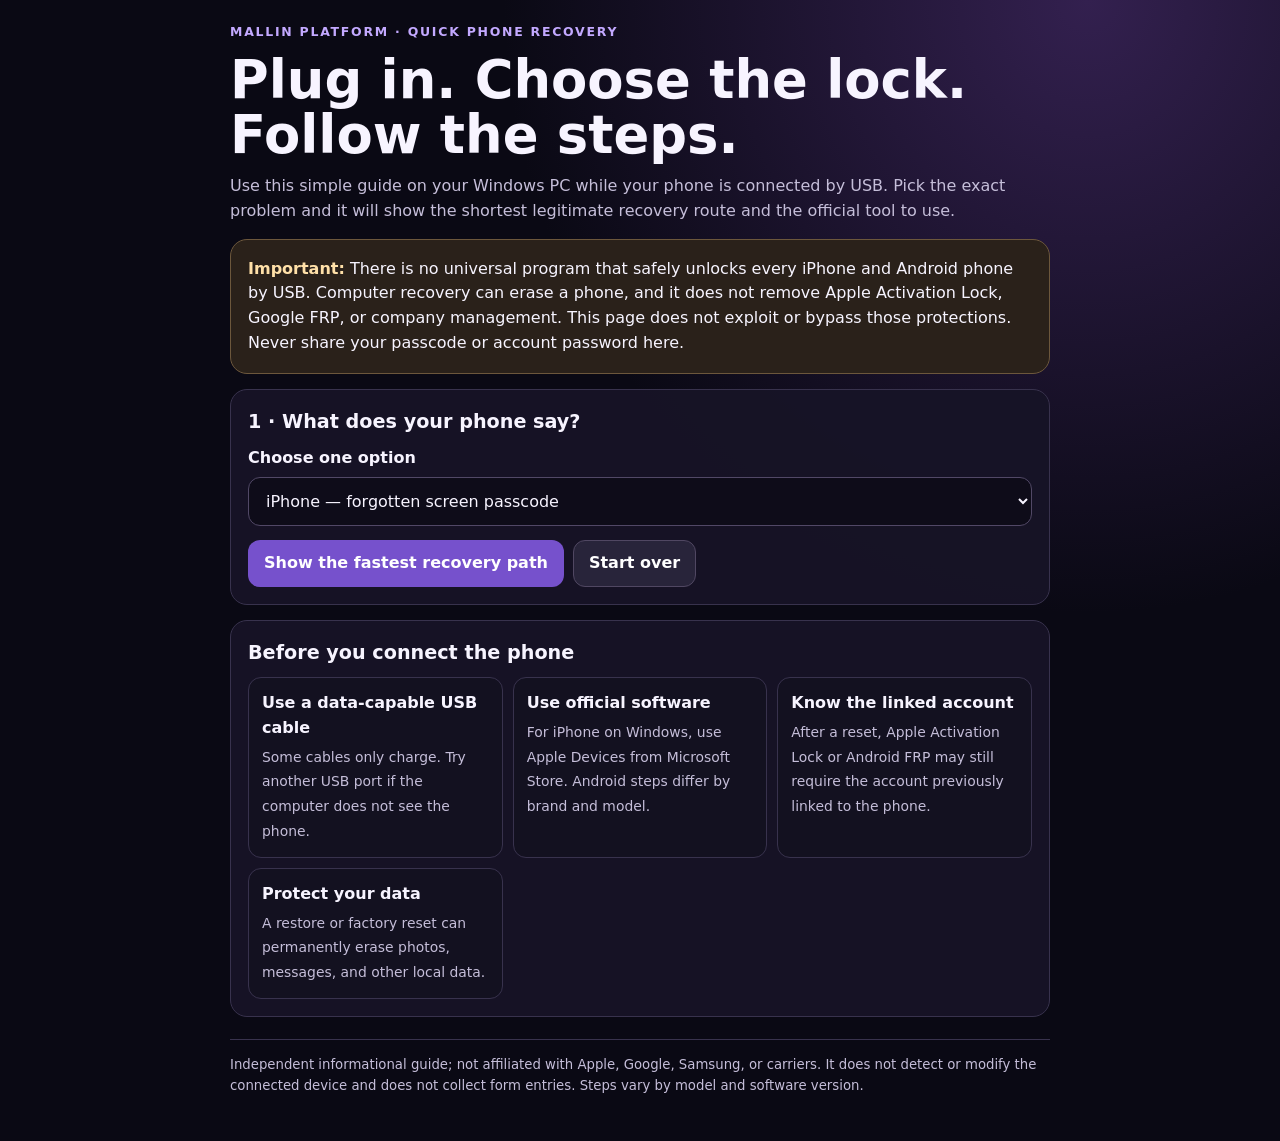
<file: phone-recovery-toolkit/index.html>
<!doctype html>
<html lang="en">
<head>
<meta charset="utf-8"><meta name="viewport" content="width=device-width,initial-scale=1">
<meta name="theme-color" content="#100d22">
<meta name="description" content="Easy computer-assisted phone recovery guide for devices you own or are authorized to manage.">
<title>Quick Phone Recovery · MALLIN</title>
<style>
:root{color-scheme:dark;--bg:#0a0914;--panel:#171426;--line:#38324d;--ink:#f7f4ff;--muted:#c5bed9;--accent:#c3a9ff;--purple:#7651cc;--warn:#ffe0a8}
*{box-sizing:border-box}body{margin:0;background:radial-gradient(ellipse at 85% 0,#33204f 0,transparent 38%),var(--bg);color:var(--ink);font:16px/1.55 system-ui,-apple-system,Segoe UI,sans-serif}.wrap{width:min(850px,100%);margin:auto;padding:22px 15px 45px}.brand{font-size:.78rem;letter-spacing:.14em;font-weight:800;color:var(--accent)}h1{font-size:clamp(2.1rem,7vw,3.3rem);line-height:1.03;margin:12px 0}h2{font-size:1.2rem;margin:0 0 9px}h3{font-size:1rem;margin:16px 0 6px}p{color:var(--muted);margin:8px 0 12px}.panel{background:rgba(23,20,38,.95);border:1px solid var(--line);border-radius:17px;padding:17px;margin:15px 0}.alert{background:#2a211a;border-color:#6c573c}.alert strong{color:var(--warn)}label{display:block;font-weight:700;margin:0 0 7px}select{width:100%;padding:13px;background:#0e0c19;border:1px solid #514866;color:var(--ink);border-radius:12px;font:inherit;min-height:49px}.actions{display:flex;flex-wrap:wrap;gap:9px;margin-top:14px}button,.btn{display:inline-flex;align-items:center;justify-content:center;min-height:45px;padding:10px 15px;border:1px solid transparent;border-radius:12px;background:var(--purple);color:#fff;font:inherit;font-weight:750;text-decoration:none;cursor:pointer}button.secondary,.btn.secondary{background:#28243a;border-color:#504762}button:focus-visible,a:focus-visible,select:focus-visible{outline:3px solid #d8c6ff;outline-offset:2px}.hint,.tiny{font-size:.87rem;color:var(--muted)}.steps{padding-left:25px}.steps li{padding:5px 0}.links{display:grid;gap:8px;margin-top:12px}.links a{display:block;border:1px solid #4b405f;border-radius:11px;padding:12px;background:#211b31;text-decoration:none}.links a:hover{background:#2a223d;text-decoration:underline}.tag{display:inline-block;color:var(--accent);border:1px solid #4b3d65;background:#28223b;border-radius:99px;padding:3px 9px;font-size:.78rem;margin-bottom:9px}.hidden{display:none}.foot{border-top:1px solid var(--line);padding-top:15px;margin-top:22px;font-size:.83rem;color:var(--muted)}.callout{padding:12px;border-left:3px solid var(--accent);background:#211b31;border-radius:8px;color:#eee8ff}.grid{display:grid;grid-template-columns:repeat(auto-fit,minmax(220px,1fr));gap:10px}.tile{background:#131120;border:1px solid var(--line);padding:13px;border-radius:13px}.tile b{display:block;margin-bottom:4px}@media(max-width:520px){.wrap{padding:17px 12px 32px}.panel{padding:14px}.actions>*{width:100%}}
</style>
</head>
<body><main class="wrap">
<div class="brand">MALLIN PLATFORM · QUICK PHONE RECOVERY</div>
<h1>Plug in. Choose the lock. Follow the steps.</h1>
<p>Use this simple guide on your Windows PC while your phone is connected by USB. Pick the exact problem and it will show the shortest legitimate recovery route and the official tool to use.</p>
<section class="panel alert"><strong>Important:</strong> There is no universal program that safely unlocks every iPhone and Android phone by USB. Computer recovery can erase a phone, and it does not remove Apple Activation Lock, Google FRP, or company management. This page does not exploit or bypass those protections. Never share your passcode or account password here.</section>

<section class="panel">
<h2>1 · What does your phone say?</h2>
<label for="problem">Choose one option</label>
<select id="problem">
<option value="iphonepass">iPhone — forgotten screen passcode</option>
<option value="activation">iPhone — “iPhone Locked to Owner” / Activation Lock</option>
<option value="androidpin">Android — forgotten PIN, pattern, or screen lock</option>
<option value="frp">Android — asks for Google account after reset (FRP)</option>
<option value="samsung">Samsung Galaxy — Google account / device protection</option>
<option value="carrier">“SIM not supported” / carrier network lock</option>
<option value="mdm">“Remote Management” / company or school phone</option>
</select>
<div class="actions"><button id="go" type="button">Show the fastest recovery path</button><button id="clear" class="secondary" type="button">Start over</button></div>
</section>

<section id="result" class="panel hidden" aria-live="polite">
<span id="badge" class="tag">QUICK PATH</span>
<h2 id="title"></h2><p id="summary"></p>
<div id="extra" class="callout"></div>
<h3>Do these steps in order</h3><ol id="steps" class="steps"></ol>
<h3>Official tools and help</h3><div id="links" class="links"></div>
<p class="tiny" id="footnote"></p>
</section>

<section class="panel">
<h2>Before you connect the phone</h2>
<div class="grid">
<div class="tile"><b>Use a data-capable USB cable</b><span class="tiny">Some cables only charge. Try another USB port if the computer does not see the phone.</span></div>
<div class="tile"><b>Use official software</b><span class="tiny">For iPhone on Windows, use Apple Devices from Microsoft Store. Android steps differ by brand and model.</span></div>
<div class="tile"><b>Know the linked account</b><span class="tiny">After a reset, Apple Activation Lock or Android FRP may still require the account previously linked to the phone.</span></div>
<div class="tile"><b>Protect your data</b><span class="tiny">A restore or factory reset can permanently erase photos, messages, and other local data.</span></div>
</div>
</section>
<footer class="foot">Independent informational guide; not affiliated with Apple, Google, Samsung, or carriers. It does not detect or modify the connected device and does not collect form entries. Steps vary by model and software version.</footer>
</main>
<script>
const guides={
iphonepass:{
title:"iPhone passcode forgotten",badge:"COMPUTER RESTORE",
summary:"On Windows, use Apple's Apple Devices app to restore the iPhone through recovery mode. This erases the phone; after restore, a backup may be available.",
extra:"You need a Windows PC, a data-capable USB cable, an internet connection, and time for the software download. A restore removes the passcode by erasing the device—it does not remove Activation Lock.",
steps:[
"On the PC, install or open Apple Devices from the Microsoft Store. Close other Apple device-management apps if they conflict.",
"Turn the iPhone off. Connect the cable to the PC, then connect it to the iPhone while holding the correct recovery-mode button for your iPhone model until the cable/computer recovery screen appears.",
"In Apple Devices, select the iPhone. Choose Restore when offered and follow the prompts. Keep it connected until the restore completes.",
"Set up the iPhone again and restore a backup if you have one. If Activation Lock appears, sign in with the Apple Account previously linked to the iPhone."
],
links:[["Get Apple Devices for Windows","https://apps.microsoft.com/detail/9np83lwlpz9k"],["Apple's official computer restore steps","https://support.apple.com/118430"],["Apple Activation Lock help","https://support.apple.com/108934"]],
footnote:"Do not choose Restore unless you accept that data stored only on the phone will be erased."
},
activation:{
title:"iPhone Activation Lock",badge:"ACCOUNT / OWNERSHIP",
summary:"Plugging it into a PC or restoring it will not remove Activation Lock. The linked Apple Account or Apple's official ownership-review route is required.",
extra:"If this is a used phone still linked to a seller, ask the seller to remove it from their account or return/refund it. Avoid paid “iCloud bypass” tools.",
steps:[
"Connect to Wi-Fi on the iPhone and read the Activation Lock screen.",
"Use the Apple Account originally linked to the iPhone; if it is your account but you forgot the password, recover it with Apple.",
"If you own the phone and have valid proof of purchase, submit Apple's official Activation Lock support request.",
"If it came from another owner, have that owner unlink the device before you proceed."
],
links:[["Apple Activation Lock instructions","https://support.apple.com/108934"],["Recover Apple Account","https://iforgot.apple.com/"]],
footnote:"A factory restore does not make an Activation-Locked phone usable without account authorization."
},
androidpin:{
title:"Android screen PIN / pattern forgotten",badge:"BRAND-SPECIFIC RECOVERY",
summary:"There is no universal PC app that can remove a current Android screen lock while keeping all data. The official recovery option depends on the brand and model.",
extra:"Do not factory reset until you understand the data loss and know which Google Account was previously synced to the phone.",
steps:[
"Identify the exact brand and model printed on the device or box; do not post its serial number or IMEI here.",
"Check the manufacturer's official support instructions for a forgotten screen lock. If the phone is still on and has a backup, consider the data implications before reset.",
"If the manufacturer instructs you to factory reset, understand that local data is erased and the phone may ask for a previously synced Google Account during setup.",
"If you cannot complete ownership verification after reset, use Google's account recovery or authorized manufacturer support."
],
links:[["Google Android lock-screen help","https://support.google.com/android/answer/7663172"],["Google factory-reset guidance","https://support.google.com/android/answer/6088915"],["Google Account recovery","https://support.google.com/accounts/answer/7682439"]],
footnote:"ADB or computer utilities do not provide a universal unlock; many require prior on-device authorization and setup."
},
frp:{
title:"Google FRP after a reset",badge:"GOOGLE ACCOUNT REQUIRED",
summary:"Factory Reset Protection is designed to stop someone using a reset phone without the previously linked account. A cable or PC utility does not legitimately remove that requirement.",
extra:"If it is not your Google Account that appears, the former owner must remove their account or take the phone back. Do not pay for bypass utilities.",
steps:[
"Connect the phone to Wi-Fi on the setup screen.",
"Sign in with a Google Account previously added and synced to that phone; use any previous-screen-lock option if the device offers one.",
"If you forgot the account or password, recover the Google Account from a separate browser and follow any security waiting period shown.",
"If the device was purchased used, ask the seller to unlink it or return/refund the phone.",
"If you are the owner and still cannot recover access, contact the manufacturer or authorized service center with proof of purchase."
],
links:[["Google Account recovery","https://support.google.com/accounts/answer/7682439"],["Google device protection explanation","https://support.google.com/android/answer/9459346"],["Android factory-reset guidance","https://support.google.com/android/answer/6088915"]],
footnote:"Another reset will not remove FRP and may not help you recover your data."
},
samsung:{
title:"Samsung Galaxy device protection",badge:"SAMSUNG / GOOGLE",
summary:"After a reset, many Galaxy phones require a Google Account previously registered on the device. Connecting to a PC does not bypass that check.",
extra:"If you are the owner, recover the linked Google Account. If it is second-hand, the previous owner needs to unlink it; otherwise use an authorized Samsung service center.",
steps:[
"Connect the phone to Wi-Fi on the setup screen.",
"Enter the Google Account previously synced to the Galaxy phone and follow the on-screen ownership checks.",
"If you forgot the password, recover the Google Account and follow any displayed security delay.",
"If access still fails and you own the phone, bring proof of purchase to an authorized Samsung service center."
],
links:[["Samsung Device Protection guide","https://www.samsung.com/us/support/answer/ANS10003349/"],["Samsung reset and FRP information","https://www.samsung.com/us/support/answer/ANS10002030/"],["Google Account recovery","https://support.google.com/accounts/answer/7682439"]],
footnote:"A recovery-menu reset does not inherently remove Google FRP."
},
carrier:{
title:"SIM / carrier network lock",badge:"CARRIER REQUEST",
summary:"This is a carrier restriction, not an Apple or Google account lock. The carrier that applied the restriction must approve the unlock.",
extra:"Do not install a “FRP tool” for a SIM lock. Use the carrier that originally sold or financed the device.",
steps:[
"Confirm the exact message says SIM or network restriction.",
"Contact the original carrier and request an unlock eligibility check.",
"Resolve any account, financing, payment, or lost/stolen-status issue with that carrier.",
"After approval, follow the carrier's model-specific unlock instructions."
],
links:[["FCC cellphone-unlocking guide","https://www.fcc.gov/consumers/guides/cell-phone-unlocking"]],
footnote:"Keep account numbers and IMEI/serial details private; provide them only directly to the official carrier when requested."
},
mdm:{
title:"Remote Management / company-managed phone",badge:"ADMIN RELEASE",
summary:"A company, school, or other organization-managed device must be released by its authorized administrator. A PC tool or factory reset usually does not remove server-side enrollment.",
extra:"If you bought it used, ask the seller to arrange management release or return/refund the device.",
steps:[
"Read the organization name on the management screen.",
"Contact that organization's IT/help desk and ask its authorized administrator to release the device from management.",
"Ask the seller for written confirmation of release before keeping a second-hand phone.",
"Do not keep resetting the device; server-side enrollment may remain."
],
links:[["Apple business support","https://support.apple.com/business"],["Android Enterprise help","https://support.google.com/work/android/"]],
footnote:"Only the managing organization can release its enrollment."
}
};
function render(){
 const g=guides[document.getElementById("problem").value];
 document.getElementById("result").classList.remove("hidden");
 document.getElementById("badge").textContent=g.badge;
 document.getElementById("title").textContent=g.title;
 document.getElementById("summary").textContent=g.summary;
 document.getElementById("extra").textContent=g.extra;
 const steps=document.getElementById("steps");steps.replaceChildren();
 g.steps.forEach(s=>{const li=document.createElement("li");li.textContent=s;steps.appendChild(li)});
 const links=document.getElementById("links");links.replaceChildren();
 g.links.forEach(([label,url])=>{const a=document.createElement("a");a.href=url;a.target="_blank";a.rel="noopener noreferrer";a.textContent=label+" ↗";links.appendChild(a)});
 document.getElementById("footnote").textContent=g.footnote;
 document.getElementById("result").scrollIntoView({behavior:"smooth",block:"start"});
}
document.getElementById("go").addEventListener("click",render);
document.getElementById("problem").addEventListener("change",render);
document.getElementById("clear").addEventListener("click",()=>{document.getElementById("problem").selectedIndex=0;document.getElementById("result").classList.add("hidden");window.scrollTo({top:0,behavior:"smooth"})});
</script>
</body>
</html>
</file>
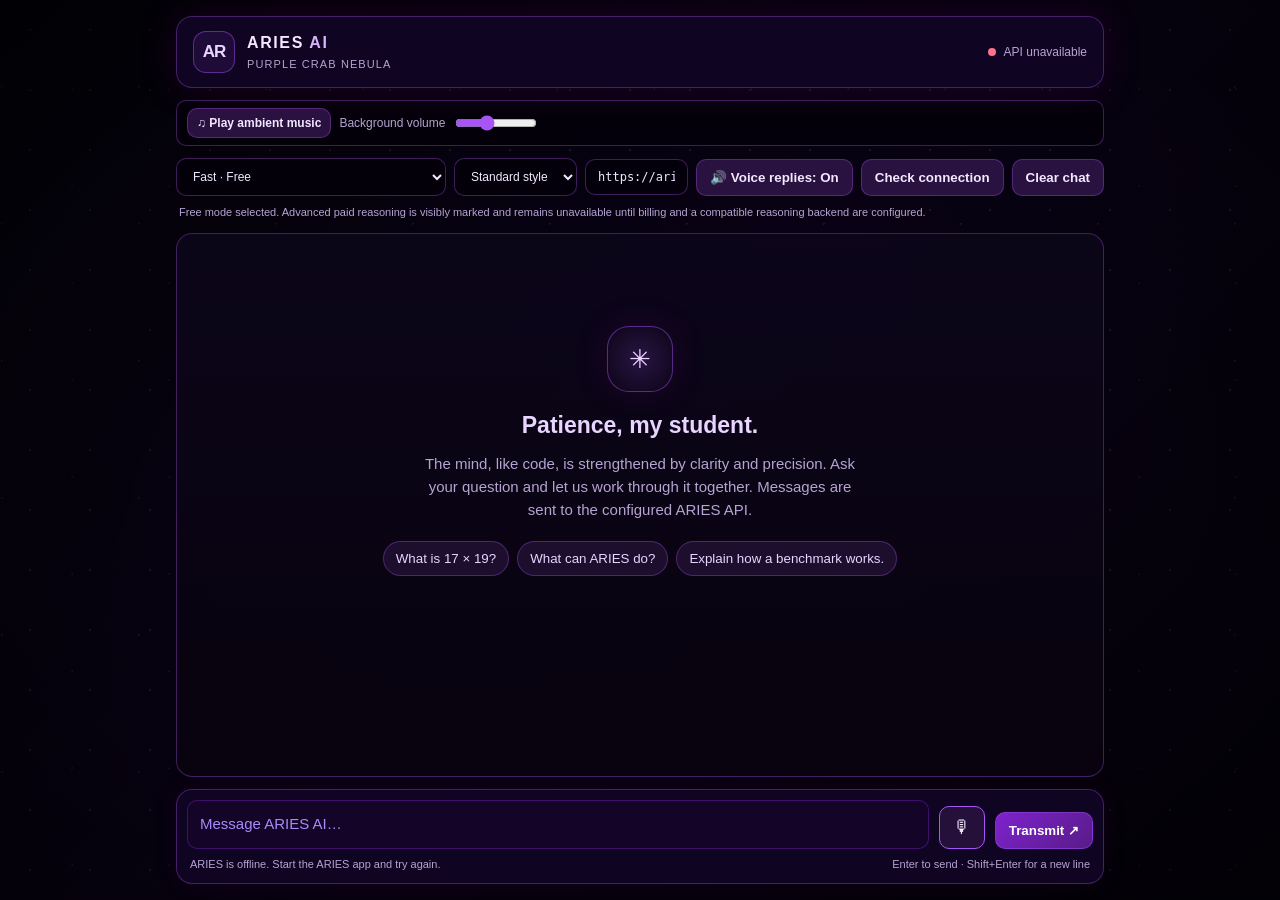
<file: aries-chat.html>
<!doctype html>
<html lang="en">
<head>
<meta charset="utf-8">
<meta name="viewport" content="width=device-width, initial-scale=1">
<meta name="theme-color" content="#100326">
<title>ARIES AI</title>
<style>
:root{color-scheme:dark;--bg:#05010a;--panel:rgba(18,5,38,.88);--panel2:rgba(5,1,10,.72);--line:rgba(157,78,221,.38);--accent:#a855f7;--accent2:#7e22ce;--text:#f3e8ff;--muted:#b6a4d2;--user:rgba(126,34,206,.24);--assistant:rgba(30,10,60,.82)}
*{box-sizing:border-box}
body{margin:0;min-height:100vh;background:#05010a;color:var(--text);font:15px/1.55 "Segoe UI",Tahoma,Geneva,Verdana,sans-serif}#spaceVideo{position:fixed;inset:0;width:100%;height:100%;object-fit:cover;z-index:0;pointer-events:none;opacity:.68}#spaceShade{position:fixed;inset:0;z-index:0;pointer-events:none;background:linear-gradient(135deg,rgba(3,2,10,.74),rgba(16,3,38,.50),rgba(5,1,10,.72))}
body:before{content:"";position:fixed;inset:0;z-index:0;pointer-events:none;background-image:radial-gradient(white 1px,transparent 0),radial-gradient(#d8b4fe 1px,transparent 0),radial-gradient(#fff 1px,transparent 0);background-size:60px 60px,97px 97px,137px 137px;background-position:0 0,24px 41px,70px 18px;opacity:.22}body:after{content:"";position:fixed;inset:0;z-index:0;pointer-events:none;background:radial-gradient(ellipse at center,rgba(5,1,10,.02) 12%,rgba(0,0,0,.48) 100%);}
.app{position:relative;z-index:1;width:min(960px,100%);height:100dvh;min-height:500px;margin:auto;padding:16px;display:flex;flex-direction:column;gap:12px}
header{display:flex;align-items:center;justify-content:space-between;gap:14px;padding:14px 16px;border:1px solid var(--line);border-radius:16px;background:var(--panel);box-shadow:0 0 38px #80008033;backdrop-filter:blur(12px)}
.brand{display:flex;align-items:center;gap:12px;min-width:0}.logo{width:42px;height:42px;flex:0 0 42px;display:grid;place-items:center;border-radius:13px;border:1px solid #a855f777;background:#a855f71a;color:#e9d5ff;font-size:17px;font-weight:900;letter-spacing:-1px}.brand h1{margin:0;font-size:16px;letter-spacing:.1em}.sub{font-size:11px;color:var(--muted);letter-spacing:.1em}.status{display:flex;align-items:center;gap:8px;font-size:12px;color:var(--muted);white-space:nowrap}.dot{width:8px;height:8px;border-radius:50%;background:#8f82a4}.dot.ok{background:#50e3a4;box-shadow:0 0 12px #50e3a477}.dot.bad{background:#ff718d}
.toolbar{display:flex;gap:8px;align-items:center;flex-wrap:wrap}.mode-select{background:var(--panel2);color:var(--text);border:1px solid var(--line);border-radius:10px;padding:10px 12px;max-width:100%;font:12px "Segoe UI",sans-serif}.mode-note{flex-basis:100%;font-size:11px;color:var(--muted);padding:0 3px}.mode-note strong{color:#e9d5ff}.endpoint{flex:1;min-width:0;background:var(--panel2);color:var(--text);border:1px solid var(--line);border-radius:10px;padding:10px 12px;font:12px ui-monospace,Consolas,monospace}.btn{border:1px solid var(--line);border-radius:10px;padding:10px 13px;background:#2a1240;color:var(--text);cursor:pointer;font-weight:600}.btn:hover,.listen-btn:hover{border-color:#d8b4fe;background:#552080}.btn:disabled{opacity:.52;cursor:wait}
main{flex:1;min-height:0;overflow:auto;border:1px solid var(--line);border-radius:16px;background:linear-gradient(180deg,#0d061be3,#08030ef5);padding:20px;scroll-behavior:smooth;backdrop-filter:blur(8px)}
.welcome{max-width:570px;margin:8vh auto;text-align:center}.orb{width:66px;height:66px;margin:0 auto 16px;border:1px solid #a855f777;border-radius:22px;display:grid;place-items:center;color:#e9d5ff;font-size:26px;background:radial-gradient(circle,#a855f733,transparent);box-shadow:0 0 32px #8000802d}.welcome h2{font-size:23px;margin:0 0 8px;color:#e9d5ff}.welcome p{color:var(--muted);margin:0 auto 20px;max-width:450px}.suggestions{display:flex;gap:8px;flex-wrap:wrap;justify-content:center}.suggestion{background:#1d0e2d;color:#e9d5ff;border:1px solid var(--line);border-radius:999px;padding:9px 12px;cursor:pointer}.suggestion:hover{background:#35134e}
.message{display:flex;margin:0 0 18px;gap:10px;align-items:flex-start}.avatar{flex:0 0 32px;height:32px;border-radius:10px;display:grid;place-items:center;font-size:10px;font-weight:900;color:#e9d5ff;background:#a855f71a;border:1px solid #a855f766}.message.user .avatar{color:#fff;background:#54217b;border-color:#a855f7}.bubble{max-width:min(760px,calc(100% - 42px));min-width:0;padding:11px 14px;border:1px solid var(--line);border-radius:4px 14px 14px 14px;background:var(--assistant);white-space:pre-wrap;overflow-wrap:anywhere}.message.user .bubble{background:var(--user);border-color:#a855f766;border-radius:14px 4px 14px 14px}.who{font-size:11px;color:#c4addd;margin-bottom:4px}.message.user .who{text-align:right}.message.user{flex-direction:row-reverse}.listen-btn{margin-top:9px;background:#421761;border:1px solid #a855f7;color:#f3e8ff;padding:5px 10px;border-radius:7px;font-size:11px;cursor:pointer}.listen-btn[aria-pressed="true"]{background:#6b21a8}
.composer{border:1px solid var(--line);background:var(--panel);border-radius:16px;padding:10px;box-shadow:0 0 25px #8000801c}.compose-row{display:flex;align-items:flex-end;gap:10px}.prompt{resize:none;flex:1;min-height:46px;max-height:150px;padding:12px;border:1px solid #7e22ce66;border-radius:10px;outline:0;background:#140528;color:var(--text);font:15px/1.5 "Segoe UI",sans-serif}.prompt:focus,.endpoint:focus{border-color:#c084fc;outline:2px solid #a855f722}.prompt::placeholder{color:#a78bfa}.send{min-width:94px;background:linear-gradient(135deg,#7e22ce,#581c87);color:#fff;border-color:#a855f766}.voice-btn{min-width:46px;padding:10px;background:#241039;border:1px solid #a855f7;color:#f3e8ff;border-radius:10px;cursor:pointer;font-size:18px}.voice-btn[aria-pressed="true"]{background:#7e22ce;box-shadow:0 0 16px #a855f766}.voice-btn:disabled{opacity:.5;cursor:not-allowed}.send:hover{background:linear-gradient(135deg,#9333ea,#6b21a8)}.foot{display:flex;justify-content:space-between;gap:10px;padding:7px 3px 0;color:#b6a4d2;font-size:11px}.hidden{display:none!important}.notice{color:#f4c779}
.music-controls{display:flex;align-items:center;gap:8px;padding:7px 10px;border:1px solid var(--line);border-radius:10px;background:var(--panel2);color:var(--text);font-size:12px}.music-controls input{width:82px;accent-color:#a855f7}.music-controls .btn{padding:7px 9px;font-size:12px}.music-label{color:var(--muted)}
@media(max-width:600px){.app{padding:8px;gap:8px;min-height:480px}.brand h1{font-size:13px}.sub{font-size:9px}.status{font-size:10px}header{padding:10px}.toolbar{flex-wrap:wrap}.endpoint{flex-basis:100%}main{padding:12px}.welcome{margin:6vh auto}.welcome h2{font-size:20px}.foot{font-size:10px;flex-direction:column;gap:2px}.send{min-width:68px;padding:10px}.bubble{max-width:calc(100% - 42px)}}
@media(prefers-reduced-motion:reduce){*{scroll-behavior:auto!important;transition:none!important}}
</style>
</head>
<body>
<video id="spaceVideo" autoplay muted loop playsinline aria-hidden="true" poster="https://images.unsplash.com/photo-1462331940025-496dfbfc7564?auto=format&fit=crop&w=2400&q=90"><source src="https://www.shutterstock.com/shutterstock/videos/3781099555/preview/stock-footage-earth-surrounded-by-cosmic-debris-earth-is-beautifully-showcased-in-space-surrounded-by-floating.webm" type="video/webm"></video><div id="spaceShade"></div>
<div class="app">
<header>
 <div class="brand"><div class="logo">AR</div><div><h1>ARIES <span style="color:#d8b4fe">AI</span></h1><div class="sub">PURPLE CRAB NEBULA</div></div></div>
 <div class="status" role="status" aria-live="polite"><span id="dot" class="dot"></span><span id="statusText">Checking API…</span></div>
</header>
<div class="music-controls" aria-label="Background instrumental music"><button id="musicToggle" class="btn" type="button" aria-pressed="false">♫ Play ambient music</button><label class="music-label" for="musicVolume">Background volume</label><input id="musicVolume" type="range" min="0" max="20" value="7" aria-label="Background music volume"></div>
<div class="toolbar"><select id="chatMode" class="mode-select" aria-label="Chat mode"><option value="fast">Fast · Free</option><option value="balanced">Balanced · Free</option><option value="prise">PRISE Analysis · Free preview</option><option value="deep" disabled>Deep Reasoning · Paid plan (not enabled)</option></select><select id="responseStyle" class="mode-select" aria-label="Response style"><option value="normal">Standard style</option><option value="concise">Concise</option><option value="detailed">Detailed</option><option value="creative">Creative</option></select><input id="endpoint" class="endpoint" aria-label="API base URL" value="https://aries-tier0-api-6qjh.onrender.com" spellcheck="false"><button id="voiceReplies" class="btn" type="button" aria-pressed="true" title="Toggle spoken ARIES replies">🔊 Voice replies: On</button><button id="check" class="btn" type="button">Check connection</button><button id="clear" class="btn" type="button">Clear chat</button><div id="modeNote" class="mode-note">Free mode selected. Advanced paid reasoning is visibly marked and remains unavailable until billing and a compatible reasoning backend are configured.</div></div>
<main id="chat" aria-live="polite">
 <section id="welcome" class="welcome"><div class="orb" aria-hidden="true">✳</div><h2>Patience, my student.</h2><p>The mind, like code, is strengthened by clarity and precision. Ask your question and let us work through it together. Messages are sent to the configured ARIES API.</p><div class="suggestions"><button class="suggestion" type="button">What is 17 × 19?</button><button class="suggestion" type="button">What can ARIES do?</button><button class="suggestion" type="button">Explain how a benchmark works.</button></div></section>
</main>
<section class="composer"><div class="compose-row"><textarea id="prompt" class="prompt" rows="1" placeholder="Message ARIES AI…" aria-label="Message ARIES"></textarea><button id="voiceInput" class="voice-btn" type="button" aria-label="Start voice input" title="Speak to ARIES" aria-pressed="false">🎙</button><button id="send" class="btn send" type="button">Transmit ↗</button></div><div class="foot"><span id="hint">Ready to chat.</span><span>Enter to send · Shift+Enter for a new line</span></div></section>
</div>
<script>
(function(){
 'use strict';
 const $=id=>document.getElementById(id);
 const chat=$('chat'),prompt=$('prompt');
 let recognition=null, listening=false, voiceReplies=true;
 let ambientCtx=null,ambientMaster=null,ambientNodes=[],ambientPlaying=false;
 const chatMode=$('chatMode'),responseStyle=$('responseStyle');
 const voiceButton=$('voiceInput');
 const conversation=[];
 const PUBLIC_API='https://aries-tier0-api-6qjh.onrender.com';
 const GREETING='Welcome to ARIES AI. Ask a question to get started.';
 function base(){return $('endpoint').value.trim().replace(/\/+$/,'');}
 // Original synthesized ambient pad: no third-party audio file or music service is required.
 function duckMusic(duck){if(!ambientMaster||!ambientCtx)return;const target=ambientPlaying?Number($('musicVolume').value)/100*(duck ? 0.22 : 1):0;ambientMaster.gain.cancelScheduledValues(ambientCtx.currentTime);ambientMaster.gain.setTargetAtTime(target,ambientCtx.currentTime,.18);}
 function startAmbient(){
   const AudioCtx=window.AudioContext||window.webkitAudioContext;
   if(!AudioCtx){$('hint').textContent='Ambient audio is not supported by this browser.';return;}
   if(!ambientCtx){
     ambientCtx=new AudioCtx();ambientMaster=ambientCtx.createGain();ambientMaster.gain.value=0;ambientMaster.connect(ambientCtx.destination);
     // Gentle, slow-moving original chord tones; no vocals or external audio asset.
     const notes=[110,164.81,220,261.63];notes.forEach((hz,i)=>{const osc=ambientCtx.createOscillator(),gain=ambientCtx.createGain(),filter=ambientCtx.createBiquadFilter();osc.type=i===1?'sine':'triangle';osc.frequency.value=hz;filter.type='lowpass';filter.frequency.value=700;gain.gain.value=[.17,.10,.08,.045][i];osc.connect(filter);filter.connect(gain);gain.connect(ambientMaster);osc.start();ambientNodes.push(osc,gain,filter);});
     const lfo=ambientCtx.createOscillator(),lfoGain=ambientCtx.createGain();lfo.frequency.value=.07;lfoGain.gain.value=5;lfo.connect(lfoGain);lfoGain.connect(ambientNodes[0].frequency);lfo.start();ambientNodes.push(lfo,lfoGain);
   }
   ambientCtx.resume().then(()=>{ambientPlaying=true;$('musicToggle').textContent='♫ Pause ambient music';$('musicToggle').setAttribute('aria-pressed','true');duckMusic(false);$('hint').textContent='Soft instrumental ambience is on. Use the volume control or Pause to adjust it.';}).catch(()=>{$('hint').textContent='Audio could not start. Tap Play again to allow audio.';});
 }
 function stopAmbient(){ambientPlaying=false;if(ambientMaster&&ambientCtx){ambientMaster.gain.cancelScheduledValues(ambientCtx.currentTime);ambientMaster.gain.setTargetAtTime(0,ambientCtx.currentTime,.12);} $('musicToggle').textContent='♫ Play ambient music';$('musicToggle').setAttribute('aria-pressed','false');}
 $('musicToggle').addEventListener('click',()=>ambientPlaying?stopAmbient():startAmbient());
 $('musicVolume').addEventListener('input',()=>{if(ambientPlaying)duckMusic(false);});
 function status(ok,msg){$('dot').className='dot '+(ok?'ok':'bad');$('statusText').textContent=msg;}
 function addMessage(role,text,withVoice){
   $('welcome').classList.add('hidden');
   const row=document.createElement('div');row.className='message '+role;
   const avatar=document.createElement('div');avatar.className='avatar';avatar.textContent=role==='user'?'YOU':'AI';
   const bubble=document.createElement('div');bubble.className='bubble';
   const who=document.createElement('div');who.className='who';who.textContent=role==='user'?'You':'ARIES AI';
   const body=document.createElement('div');body.className='message-text';body.textContent=text;
   bubble.append(who,body);
   if(role!=='user'&&withVoice){
     const speak=document.createElement('button');speak.type='button';speak.className='listen-btn';speak.textContent='🔊 Listen';speak.setAttribute('aria-label','Listen to ARIES response');
     speak.addEventListener('click',()=>speakText(body.textContent));
     bubble.append(document.createElement('br'),speak);
   }
   row.append(avatar,bubble);chat.append(row);chat.scrollTop=chat.scrollHeight;
   return body;
 }
 function speakText(text){
   if(!('speechSynthesis' in window)||typeof SpeechSynthesisUtterance==='undefined'){
     $('hint').textContent='Speech playback is not supported by this browser.';return;
   }
   window.speechSynthesis.cancel();
   const utterance=new SpeechSynthesisUtterance(String(text||''));
   utterance.pitch=.58;utterance.rate=.84;utterance.volume=1;
   const voices=window.speechSynthesis.getVoices();
   const preferred=voices.find(v=>/Microsoft David|Google UK English Male/i.test(v.name))||voices.find(v=>/^en(-|_)/i.test(v.lang));
   if(preferred)utterance.voice=preferred;
   utterance.onstart=()=>duckMusic(true);utterance.onend=()=>duckMusic(false);utterance.onerror=()=>duckMusic(false);
   window.speechSynthesis.speak(utterance);
 }
 async function apiFetch(path,options){
   const configured=base();
   try{return await fetch(configured+path,options);}
   catch(localError){
     if(!/^https?:\/\/(127\.0\.0\.1|localhost)(:\d+)?$/i.test(configured))throw localError;
     $('hint').textContent='Connecting to ARIES…';
     return await fetch(PUBLIC_API+path,options);
   }
 }
 async function check(){
   $('check').disabled=true;status(false,'Checking API…');$('hint').textContent='Checking '+base();
   try{
     const response=await apiFetch('/health',{method:'GET'});
     if(!response.ok)throw new Error('Health check returned HTTP '+response.status);
     let rootData=null;
     try{
       const rootResponse=await apiFetch('/');
       if(rootResponse.ok)rootData=await rootResponse.json();
     }catch(_){ /* A successful health check still proves the service is reachable. */ }
     if(rootData&&rootData.general_chat_ready===false){
       status(true,'API online · limited');
       $('hint').textContent='The API is online, but general chat is not configured. It may only answer supported built-in tasks.';
     }else{
       status(true,'API reachable');
       $('hint').textContent='API connected. Ready when you are.';
     }
   }catch(error){
     status(false,'API unavailable');$('hint').textContent='ARIES is offline. Start the ARIES app and try again.';
   }finally{$('check').disabled=false;}
 }
 async function send(text){
   text=String(text===undefined?prompt.value:text).trim();if(!text||$('send').disabled)return;
   prompt.value='';prompt.style.height='auto';
   conversation.push({role:'user',content:text});addMessage('user',text,false);
   $('send').disabled=true;$('check').disabled=true;
   const answer=addMessage('assistant','ARIES is preparing a response…',false);
   try{
     const mode=chatMode.value,style=responseStyle.value;
     const maxTokens=style==='concise'?120:style==='detailed'?420:220;
     const temperature=style==='creative'?.75:style==='detailed'?.25:.2;
     const response=await apiFetch('/v1/chat/completions',{method:'POST',headers:{'Content-Type':'application/json'},body:JSON.stringify({model:'aries-native-ngram',messages:conversation,max_tokens:maxTokens,temperature:temperature,metadata:{aries_mode:mode,response_style:style}})});
     let data;try{data=await response.json();}catch(_){throw new Error('The API returned a non-JSON response (HTTP '+response.status+').');}
     if(!response.ok)throw new Error((data.error&&data.error.message)||data.detail||'HTTP '+response.status);
     const result=data&&data.choices&&data.choices[0]&&data.choices[0].message&&data.choices[0].message.content;
     if(typeof result!=='string'||!result.trim())throw new Error('The API returned an empty answer.');
     answer.textContent=result.trim();
     conversation.push({role:'assistant',content:result.trim()});
     const bubble=answer.parentElement;
     const listen=document.createElement('button');listen.type='button';listen.className='listen-btn';listen.textContent='🔊 Listen';
     listen.addEventListener('click',()=>speakText(answer.textContent));
     bubble.append(document.createElement('br'),listen);
     status(true,'API connected');$('hint').textContent=voiceReplies?'Response received. Speaking ARIES reply…':'Response received. Select Listen to hear it.';if(voiceReplies)speakText(result.trim());
   }catch(error){
     answer.textContent='I could not get a response from ARIES. '+(error&&error.message?error.message:String(error))+'\n\nLocal endpoint: '+base()+'\nHosted fallback: '+PUBLIC_API;
     status(false,'Request failed');$('hint').textContent='Could not get a response. Check the connection and try again.';
     if(conversation.length&&conversation[conversation.length-1].role==='user')conversation.pop();
   }finally{$('send').disabled=false;$('check').disabled=false;prompt.focus();chat.scrollTop=chat.scrollHeight;}
 }
 chatMode.addEventListener('change',()=>{const m=chatMode.value;$('modeNote').textContent=m==='deep'?'Paid deep reasoning is not enabled: billing and a compatible reasoning backend must be configured first.':m==='prise'?'PRISE Analysis is a UI selection only until the backend explicitly implements and verifies this mode.':'Selected '+chatMode.options[chatMode.selectedIndex].text+'. Response style affects request length/tone; backend support may vary.';});
 $('check').addEventListener('click',check);
  $('voiceReplies').addEventListener('click',()=>{voiceReplies=!voiceReplies;$('voiceReplies').textContent=voiceReplies?'🔊 Voice replies: On':'🔇 Voice replies: Off';$('voiceReplies').setAttribute('aria-pressed',String(voiceReplies));if(!voiceReplies&&'speechSynthesis'in window)window.speechSynthesis.cancel();$('hint').textContent=voiceReplies?'Spoken replies enabled.':'Spoken replies disabled.';});
 $('clear').addEventListener('click',()=>{if('speechSynthesis'in window)window.speechSynthesis.cancel();conversation.length=0;chat.querySelectorAll('.message').forEach(node=>node.remove());$('welcome').classList.remove('hidden');$('hint').textContent='Ready for a new conversation.';prompt.focus();});
 $('send').addEventListener('click',()=>send());
 function setupVoiceInput(){
   const SpeechRecognition=window.SpeechRecognition||window.webkitSpeechRecognition;
   if(!SpeechRecognition){voiceButton.disabled=true;voiceButton.title='Voice input is not supported in this browser. Try Microsoft Edge or Chrome.';voiceButton.setAttribute('aria-label','Voice input unavailable');return;}
   recognition=new SpeechRecognition();recognition.lang='en-US';recognition.interimResults=true;recognition.continuous=false;
   recognition.onstart=()=>{listening=true;voiceButton.setAttribute('aria-pressed','true');voiceButton.textContent='⏺';$('hint').textContent='Listening… speak your question.';};
   recognition.onresult=event=>{let finalText='';let interim='';for(let i=event.resultIndex;i<event.results.length;i++){const piece=event.results[i][0].transcript;if(event.results[i].isFinal)finalText+=piece;else interim+=piece;}if(finalText.trim())prompt.value=finalText.trim();else if(interim)prompt.placeholder=interim;};
   recognition.onerror=event=>{$('hint').textContent=event.error==='not-allowed'?'Allow microphone access in your browser to use voice input.':'Voice input issue: '+event.error+'. You can still type your message.';};
   recognition.onend=()=>{listening=false;voiceButton.setAttribute('aria-pressed','false');voiceButton.textContent='🎙';prompt.placeholder='Message ARIES AI…';if(prompt.value.trim())$('hint').textContent='Voice captured. Press Transmit to send it.';};
   voiceButton.addEventListener('click',()=>{if(!recognition)return;if(listening){recognition.stop();return;}try{recognition.start();}catch(_){$('hint').textContent='Voice input is already starting. Try again in a moment.';}});
 }
 setupVoiceInput();
 prompt.addEventListener('keydown',event=>{if(event.key==='Enter'&&!event.shiftKey){event.preventDefault();send();}});
 prompt.addEventListener('input',()=>{prompt.style.height='auto';prompt.style.height=Math.min(prompt.scrollHeight,150)+'px';});
 document.querySelectorAll('.suggestion').forEach(button=>button.addEventListener('click',()=>send(button.textContent)));
 if('speechSynthesis'in window)window.speechSynthesis.onvoiceschanged=()=>window.speechSynthesis.getVoices();
 check();
})();
</script>
</body>
</html>
</file>
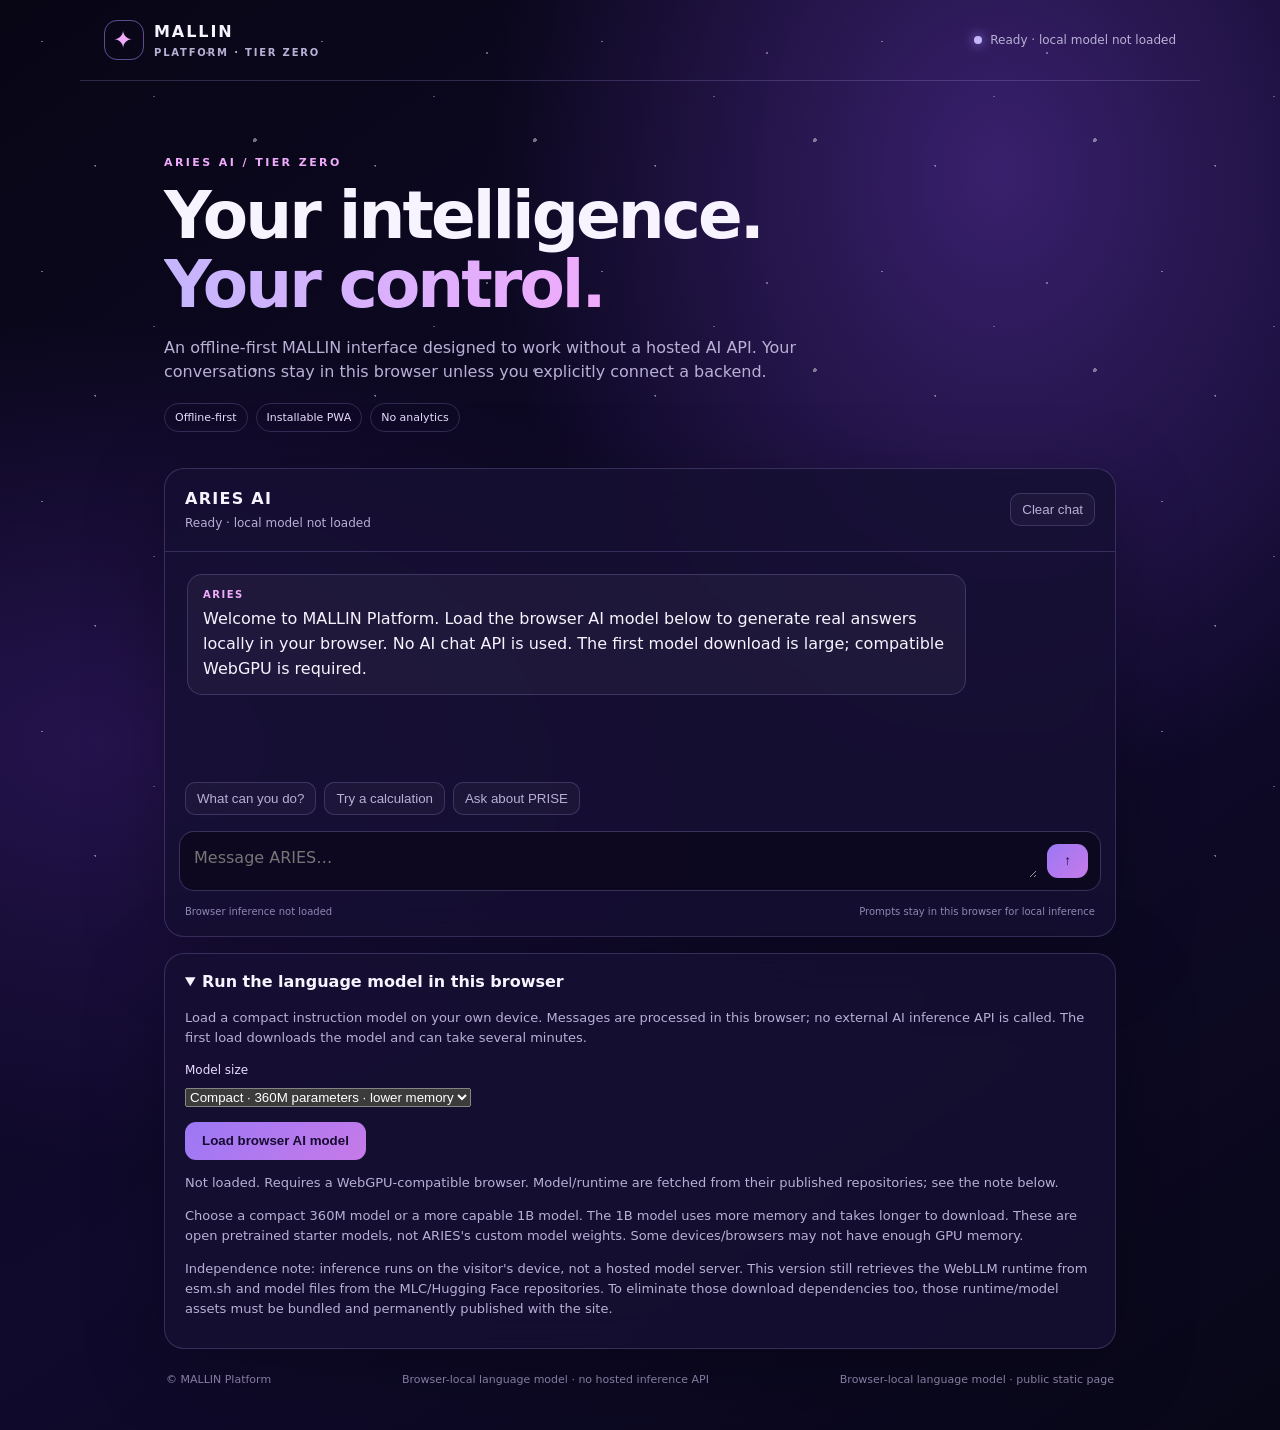
<file: mallin-decentralized/permaweb/mallin-platform.html>
<!doctype html>
<html lang="en">
<head>
<meta charset="utf-8"><meta name="viewport" content="width=device-width,initial-scale=1,viewport-fit=cover">
<meta name="theme-color" content="#100a2d"><meta name="description" content="MALLIN Platform — offline-first ARIES AI interface.">
<style>
:root{color-scheme:dark;--bg:#090717;--panel:rgba(22,16,51,.84);--line:rgba(196,173,255,.2);--text:#f7f3ff;--muted:#b9b0d5;--purple:#a78bfa;--pink:#f0abfc}*{box-sizing:border-box}body{margin:0;min-height:100vh;background:radial-gradient(ellipse at 78% 12%,#39206d 0,transparent 36%),radial-gradient(ellipse at 8% 52%,#24134d 0,transparent 40%),linear-gradient(145deg,#080615,#100a2d 58%,#080717);color:var(--text);font:16px/1.55 system-ui,-apple-system,Segoe UI,sans-serif}.stars{position:fixed;inset:0;pointer-events:none;opacity:.42;background-image:radial-gradient(1px 1px at 15% 18%,white 99%,transparent),radial-gradient(1px 1px at 74% 23%,#e9d5ff 99%,transparent),radial-gradient(2px 2px at 91% 61%,white 99%,transparent),radial-gradient(1px 1px at 34% 72%,white 99%,transparent),radial-gradient(1px 1px at 55% 42%,#c4b5fd 99%,transparent);background-size:280px 230px}.topbar,.layout{position:relative;z-index:1}.topbar{max-width:1120px;margin:auto;padding:20px 24px;display:flex;align-items:center;gap:18px;border-bottom:1px solid var(--line)}.brand{display:flex;align-items:center;gap:10px;color:var(--text);text-decoration:none;font-weight:850;letter-spacing:.12em}.brand small{display:block;color:var(--muted);font-size:10px;letter-spacing:.18em}.mark{display:grid;place-items:center;width:40px;height:40px;border:1px solid #a78bfa88;border-radius:13px;color:var(--pink);font-size:24px}.status{margin-left:auto;display:flex;align-items:center;gap:8px;color:var(--muted);font-size:12px}.status i{width:8px;height:8px;border-radius:50%;background:#c4b5fd;box-shadow:0 0 12px #a78bfa}.layout{max-width:1000px;margin:0 auto;padding:34px 24px 20px}.hero{padding:16px 0 28px}.eyebrow{font-size:11px;letter-spacing:.22em;color:var(--pink);font-weight:800}.hero h1{font-size:clamp(38px,7vw,66px);line-height:1.04;letter-spacing:-.045em;margin:10px 0 16px}.hero h1 span{background:linear-gradient(90deg,#c4b5fd,#f0abfc);color:transparent;background-clip:text}.intro{max-width:650px;color:var(--muted);font-size:16px}.chips{display:flex;flex-wrap:wrap;gap:8px;margin-top:18px}.chips span{border:1px solid var(--line);border-radius:999px;padding:5px 10px;color:#e9ddff;font-size:11px}.chat-panel,.settings{border:1px solid var(--line);background:var(--panel);backdrop-filter:blur(18px);border-radius:20px;box-shadow:0 18px 80px #0004}.chat-panel{overflow:hidden}.chat-head{padding:18px 20px;display:flex;align-items:center;justify-content:space-between;border-bottom:1px solid var(--line)}.chat-head strong{letter-spacing:.08em}.chat-head p{margin:2px 0 0;color:var(--muted);font-size:12px}.messages{min-height:230px;max-height:430px;overflow:auto;padding:22px;display:flex;flex-direction:column;gap:14px}.message{max-width:86%;padding:12px 15px;border-radius:15px;overflow-wrap:anywhere}.message p{margin:0;white-space:pre-wrap}.message.assistant{align-self:flex-start;background:#ffffff0a;border:1px solid var(--line)}.message.user{align-self:flex-end;background:linear-gradient(135deg,#6544a5,#473079);border:1px solid #c4b5fd55}.who{font-size:10px;letter-spacing:.15em;font-weight:800;color:var(--pink);margin-bottom:5px}.user .who{color:#e9ddff}.quick-prompts{display:flex;gap:8px;flex-wrap:wrap;padding:0 20px 16px}.quick-prompts button,.quiet{background:#ffffff08;border:1px solid var(--line);color:var(--muted);border-radius:10px;padding:8px 11px;cursor:pointer}.quick-prompts button:hover,.quiet:hover{border-color:var(--purple);color:var(--text)}.composer{display:flex;gap:10px;padding:12px;margin:0 14px 8px;border:1px solid #b9a2f744;border-radius:15px;background:#090717aa}.composer textarea{flex:1;resize:vertical;max-height:150px;min-height:34px;background:transparent;border:0;color:var(--text);font:inherit;outline:none}.composer button,.actions button{border:0;border-radius:11px;background:linear-gradient(135deg,#9b78f5,#c77ae8);color:#160b30;font-weight:850;padding:0 17px;cursor:pointer}.chat-foot{display:flex;justify-content:space-between;gap:10px;padding:5px 20px 17px;color:#9489b4;font-size:10px}.settings{margin-top:16px;padding:16px 20px}.settings summary{cursor:pointer;font-weight:700}.settings p{color:var(--muted);font-size:13px}.settings label{display:block;margin:12px 0 5px;color:#e9ddff;font-size:12px}.settings input{width:100%;padding:11px 12px;background:#080615;border:1px solid var(--line);border-radius:10px;color:var(--text);font:inherit}.actions{display:flex;gap:8px;margin-top:12px}.actions button{min-height:38px}.actions .quiet{background:transparent;color:var(--muted);border:1px solid var(--line)}.result{overflow-wrap:anywhere}footer{display:flex;flex-wrap:wrap;gap:10px 18px;justify-content:space-between;color:#9489b4;font-size:11px;padding:22px 2px}footer a{color:#d8c9ff}@media(min-width:760px){.hero{padding-top:28px}.chat-panel{margin-top:8px}}@media(max-width:520px){.topbar{padding:14px}.layout{padding:20px 12px}.hero{padding:8px 4px 20px}.chat-foot{flex-direction:column}.message{max-width:96%}.status{font-size:10px}.brand{font-size:13px}}
</style>
<title>MALLIN Platform · ARIES AI</title>
</head>
<body>
<div class="stars" aria-hidden="true"></div>
<header class="topbar"><a class="brand" href="./"><span class="mark">✦</span><span>MALLIN <small>PLATFORM · TIER ZERO</small></span></a><div class="status"><i id="statusDot"></i><span id="statusText">Starting…</span></div><button id="installBtn" class="quiet" hidden>Install app</button></header>
<main class="layout">
<section class="hero"><p class="eyebrow">ARIES AI / TIER ZERO</p><h1>Your intelligence.<br><span>Your control.</span></h1><p class="intro">An offline-first MALLIN interface designed to work without a hosted AI API. Your conversations stay in this browser unless you explicitly connect a backend.</p><div class="chips"><span>Offline-first</span><span>Installable PWA</span><span>No analytics</span></div></section>
<section class="chat-panel" aria-label="ARIES chat">
<div class="chat-head"><div><strong>ARIES AI</strong><p id="engineLabel">Browser AI · model not loaded</p></div><button id="clearBtn" class="quiet">Clear chat</button></div>
<div id="messages" class="messages" aria-live="polite"><div class="message assistant"><div class="who">ARIES</div><p>Welcome to MALLIN Platform. Load the browser AI model below to generate real answers locally in your browser. No AI chat API is used. The first model download is large; compatible WebGPU is required.</p></div></div>
<div class="quick-prompts"><button data-prompt="What can you do?">What can you do?</button><button data-prompt="Calculate 128 * 64">Try a calculation</button><button data-prompt="Explain PRISE in simple terms">Ask about PRISE</button></div>
<form id="chatForm" class="composer"><textarea id="prompt" rows="1" placeholder="Message ARIES…" aria-label="Message ARIES" required></textarea><button type="submit" aria-label="Send message">↑</button></form>
<div class="chat-foot"><span id="chatMode">Browser inference not loaded</span><span>Prompts stay in this browser for local inference</span></div>
</section>
<section class="settings"><details open><summary>Run the language model in this browser</summary><p>Load a compact instruction model on your own device. Messages are processed in this browser; no external AI inference API is called. The first load downloads the model and can take several minutes.</p><label for="localModel">Model size</label><select id="localModel"><option value="SmolLM2-360M-Instruct-q4f32_1-MLC">Compact · 360M parameters · lower memory</option><option value="Llama-3.2-1B-Instruct-q4f32_1-MLC">Larger · 1B parameters · higher memory</option></select><div class="actions"><button id="loadModelBtn" type="button">Load browser AI model</button></div><progress id="modelProgress" max="100" value="0" hidden style="width:100%;margin-top:12px"></progress><p id="modelStatus" class="result" role="status">Not loaded. Requires a WebGPU-compatible browser. Model/runtime are fetched from their published repositories; see the note below.</p><p class="small">Choose a compact 360M model or a more capable 1B model. The 1B model uses more memory and takes longer to download. These are open pretrained starter models, not ARIES's custom model weights. Some devices/browsers may not have enough GPU memory.</p><p class="small">Independence note: inference runs on the visitor's device, not a hosted model server. This version still retrieves the WebLLM runtime from esm.sh and model files from the MLC/Hugging Face repositories. To eliminate those download dependencies too, those runtime/model assets must be bundled and permanently published with the site.</p></details></section>
<footer><span>© MALLIN Platform</span><span>Browser-local language model · no hosted inference API</span><span>Browser-local language model · public static page</span></footer>
</main><script>
const $ = (id) => document.getElementById(id);
const messages = $("messages"), form = $("chatForm"), promptBox = $("prompt");
const loadModelBtn = $("loadModelBtn"), modelStatus = $("modelStatus");
const modelProgress = $("modelProgress"), modelSelect = $("localModel");
const WEBLLM_URL = "https://esm.sh/@mlc-ai/web-llm@0.2.86";
let engine = null, modelLoading = false, loadedModelId = "";
let conversation = [];

function status(text, connected=false) {
  $("statusText").textContent = text;
  $("statusDot").classList.toggle("connected", connected);
  $("engineLabel").textContent = connected ? "Local model ready · " + loadedModelId : text;
  $("chatMode").textContent = connected ? "Browser AI is ready" : "Browser inference not loaded";
}
function addMessage(text, role) {
  const node=document.createElement("div");
  node.className="message "+role;
  const who=document.createElement("div");
  who.className="who";
  who.textContent=role==="user"?"YOU":"ARIES";
  const p=document.createElement("p");
  p.textContent=text;
  node.append(who,p);
  messages.append(node);
  messages.scrollTop=messages.scrollHeight;
  return p;
}
function localReply(q) {
  const s=q.trim();
  const m=s.match(/^(?:calculate\s+)?(-?\d+(?:\.\d+)?)\s*([+*/x×-])\s*(-?\d+(?:\.\d+)?)\s*\??$/i);
  if(m){
    const a=Number(m[1]), b=Number(m[3]), op=m[2].toLowerCase();
    if(op==="/"&&b===0)return "Division by zero is undefined.";
    const n=op==="+"?a+b:op==="-"?a-b:(op==="*"||op==="x"||op==="×")?a*b:a/b;
    return "Local calculator result: "+n+". Load the browser AI model for general language-model responses.";
  }
  if(/what can you do|offline/i.test(s))return "I can handle basic arithmetic and show this interface offline. Load the browser AI model to enable genuine language-model responses on this device.";
  if(/hello|^hi\b|hey/i.test(s))return "Hello! I am MALLIN's ARIES chat interface. Load the browser AI model below to start local language-model inference.";
  return "The language model is not loaded yet. Select “Load browser AI model” below. The first download can be large and requires WebGPU.";
}
async function loadLocalModel() {
  if(engine) return true;
  if(modelLoading) {
    // If a user submits a prompt while the load button is working, wait for that same load.
    while(modelLoading) await new Promise(resolve => setTimeout(resolve, 150));
    return Boolean(engine);
  }
  if(!window.isSecureContext){
    modelStatus.textContent="A secure HTTPS page is required to use WebGPU. Open the permanent website through an HTTPS origin.";
    return false;
  }
  if(!("gpu" in navigator)){
    modelStatus.textContent="This browser does not expose WebGPU. Try a current Chrome or Edge browser on compatible hardware. No hosted inference fallback is configured.";
    status("WebGPU unavailable",false);
    return false;
  }
  modelLoading=true;
  loadModelBtn.disabled=true;
  const modelId=modelSelect.value;
  modelProgress.hidden=false;
  modelProgress.value=0;
  modelStatus.textContent="Loading browser inference engine…";
  status("Preparing local model…",false);
  try {
    // WebLLM executes inference in the visitor's browser. No AI inference API is called.
    // Runtime and model artifacts are downloaded on first use from their published repositories.
    const webllm = await import(WEBLLM_URL);
    if(typeof webllm.CreateMLCEngine!=="function")throw new Error("The browser runtime did not expose CreateMLCEngine.");
    engine = await webllm.CreateMLCEngine(modelId,{
      initProgressCallback:(progress)=>{
        const pct=typeof progress?.progress==="number"?Math.max(0,Math.min(100,Math.round(progress.progress*100))):0;
        modelProgress.value=pct;
        modelStatus.textContent=typeof progress?.text==="string"?progress.text:"Downloading model files…";
        status("Loading model "+pct+"%",false);
      }
    });
    loadedModelId=modelId;
    conversation=[];
    modelStatus.textContent="Ready. Inference runs locally in this browser. Prompts are not sent to an AI inference API.";
    status("Local model ready",true);
    loadModelBtn.textContent="Model loaded";
    modelSelect.disabled=true;
    modelProgress.value=100;
    modelProgress.hidden=true;
    // Keep the chat transcript focused on the user's conversation; readiness is shown in model status.
  } catch(error) {
    engine=null;
    loadedModelId="";
    modelStatus.textContent="Could not load the local model: "+(error?.message||String(error))+". Check WebGPU support, GPU memory, first-download connectivity, and browser console. No hosted inference fallback was used.";
    status("Local model failed to load",false);
    loadModelBtn.disabled=false;
  } finally {
    modelLoading=false;
  }
}
async function answerWithModel(q) {
  const messagesForModel=[
    {role:"system",content:"You are ARIES AI, the assistant inside the MALLIN Platform. Be helpful, accurate, and clear. Do not claim certification, capabilities, access, or benchmark scores unless supported by the conversation. If uncertain, say so."},
    ...conversation,
    {role:"user",content:q}
  ];
  const response=await engine.chat.completions.create({
    messages:messagesForModel,
    temperature:0.7,
    max_tokens:320
  });
  const answer=response?.choices?.[0]?.message?.content;
  if(typeof answer!=="string"||!answer.trim())throw new Error("The model returned an empty answer.");
  conversation.push({role:"user",content:q},{role:"assistant",content:answer.trim()});
  if(conversation.length>20)conversation=conversation.slice(-20);
  return answer.trim();
}
form.addEventListener("submit",async e=>{
  e.preventDefault();
  const q=promptBox.value.trim();
  if(!q)return;
  addMessage(q,"user");
  promptBox.value="";
  const answerNode=addMessage(engine?"Generating locally…":"Starting browser AI…","assistant");
  try {
    const calc=/^(?:calculate\\s+)?(-?\\d+(?:\\.\\d+)?)\\s*([+*/x×-])\\s*(-?\\d+(?:\\.\\d+)?)\\s*\\??$/i.test(q);
    if(!engine && !calc) {
      answerNode.textContent="Loading the selected language model for your first answer. This can take several minutes and download hundreds of megabytes…";
      const ready=await loadLocalModel();
      if(!ready) {
        answerNode.textContent=modelStatus.textContent || "Browser-local language model could not start.";
        return;
      }
    }
    answerNode.textContent=engine?await answerWithModel(q):localReply(q);
  } catch(error) {
    answerNode.textContent="Local inference error: "+(error?.message||String(error))+". The model did not provide an answer; check model status and retry.";
  }
});
$("clearBtn").addEventListener("click",()=>{
  messages.replaceChildren();
  conversation=[];
  addMessage("Chat cleared. The loaded model remains available in this tab.","assistant");
});
document.querySelectorAll("[data-prompt]").forEach(button=>button.addEventListener("click",()=>{
  promptBox.value=button.dataset.prompt;
  form.requestSubmit();
}));
loadModelBtn.addEventListener("click",loadLocalModel);
modelProgress.hidden=true;
status(navigator.onLine?"Ready · local model not loaded":"Offline · model not loaded",false);
window.addEventListener("online",()=>{if(!engine&&!modelLoading)status("Online · local model not loaded",false);});
window.addEventListener("offline",()=>{if(!engine&&!modelLoading)status("Offline · local model not loaded",false);});

</script></body></html>
</file>
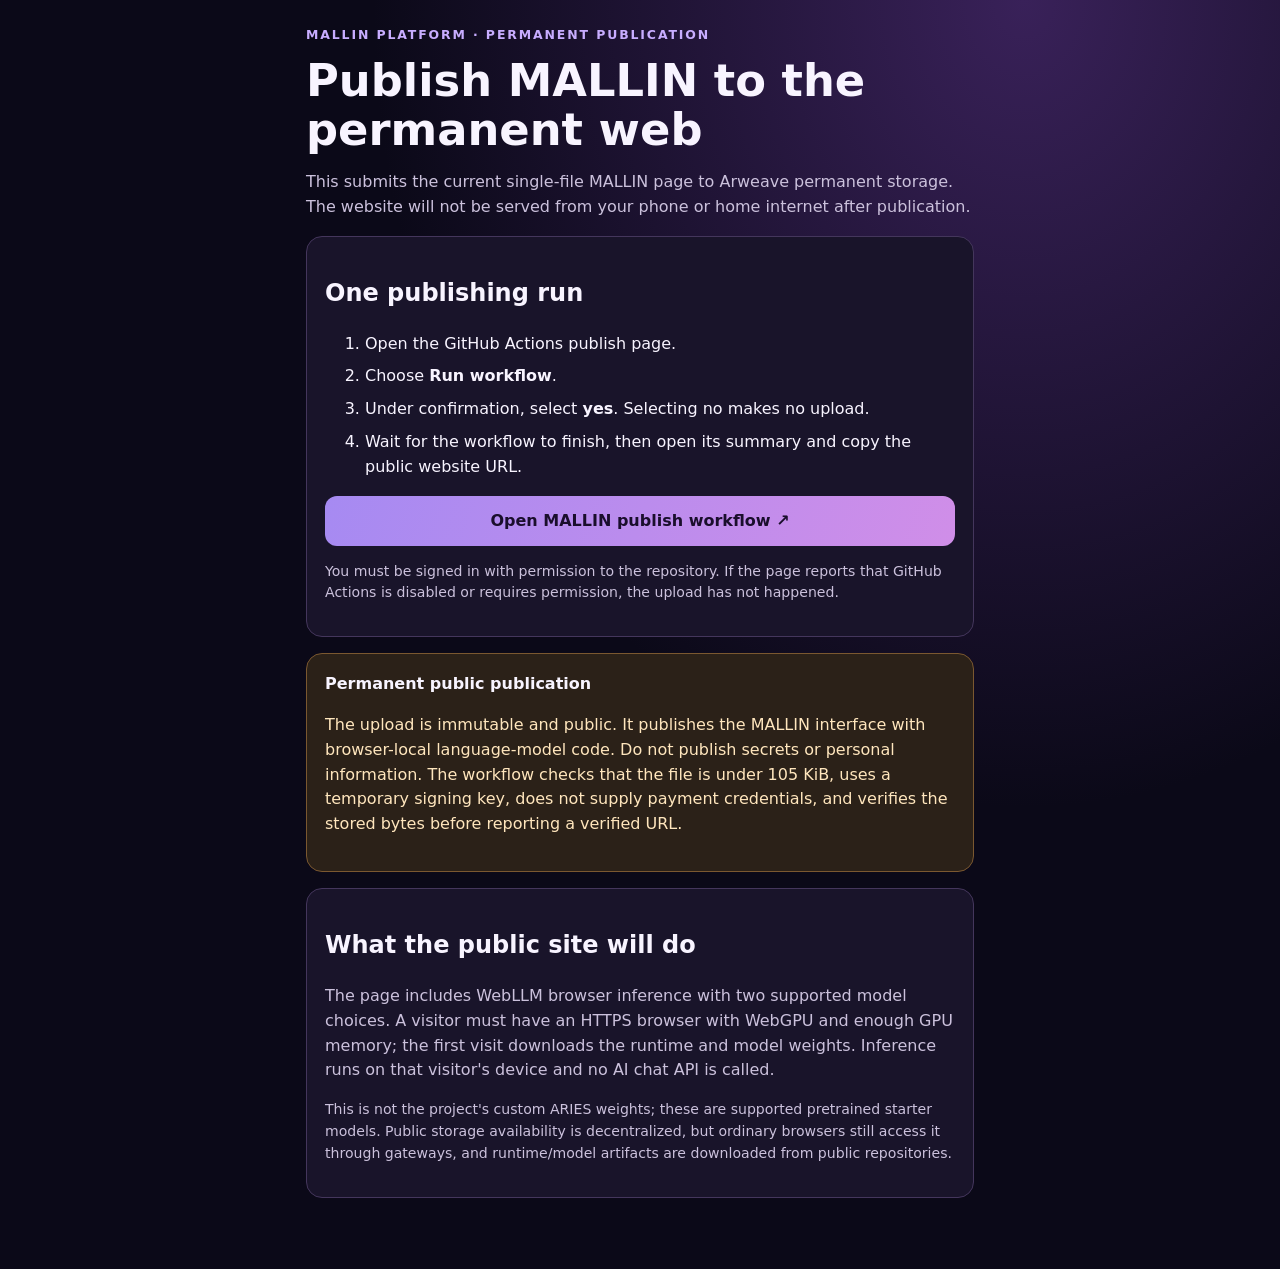
<file: mallin-decentralized/permaweb/PUBLISH-MALLIN-PERMAWEB.html>
<!doctype html>
<html lang="en"><head><meta charset="utf-8"><meta name="viewport" content="width=device-width,initial-scale=1"><meta name="theme-color" content="#100a2d"><title>Publish MALLIN permanently</title>
<style>
:root{color-scheme:dark;--bg:#0b0918;--panel:#19142a;--line:#44365c;--ink:#f8f4ff;--muted:#cbc1dc;--accent:#c8adff}*{box-sizing:border-box}body{margin:0;background:radial-gradient(ellipse at 80% 0,#392159,transparent 45%),var(--bg);color:var(--ink);font:16px/1.55 system-ui,sans-serif}.wrap{max-width:700px;margin:auto;padding:25px 16px 55px}.brand{font-size:.78rem;font-weight:800;letter-spacing:.15em;color:var(--accent)}h1{font-size:clamp(2rem,7vw,2.8rem);line-height:1.08;margin:13px 0}p{color:var(--muted)}.panel{padding:18px;border:1px solid var(--line);border-radius:16px;background:var(--panel);margin:16px 0}.button{display:block;text-align:center;padding:13px 16px;border-radius:12px;background:linear-gradient(110deg,#a68af2,#d08ee8);color:#1a0e2c;font-weight:800;text-decoration:none}.small{font-size:.88rem}a{color:#d4c2ff}.warn{border-color:#7b5830;background:#2b2118}.warn p{color:#ffe6bd}li{margin:8px 0}
</style></head><body><main class="wrap"><div class="brand">MALLIN PLATFORM · PERMANENT PUBLICATION</div><h1>Publish MALLIN to the permanent web</h1><p>This submits the current single-file MALLIN page to Arweave permanent storage. The website will not be served from your phone or home internet after publication.</p>
<section class="panel"><h2>One publishing run</h2><ol><li>Open the GitHub Actions publish page.</li><li>Choose <b>Run workflow</b>.</li><li>Under confirmation, select <b>yes</b>. Selecting no makes no upload.</li><li>Wait for the workflow to finish, then open its summary and copy the public website URL.</li></ol><a class="button" href="https://github.com/mallinpaul848-coder/ARIES-Tier0/actions/workflows/publish-mallin-permaweb.yml" target="_blank" rel="noopener">Open MALLIN publish workflow ↗</a><p class="small">You must be signed in with permission to the repository. If the page reports that GitHub Actions is disabled or requires permission, the upload has not happened.</p></section>
<section class="panel warn"><b>Permanent public publication</b><p>The upload is immutable and public. It publishes the MALLIN interface with browser-local language-model code. Do not publish secrets or personal information. The workflow checks that the file is under 105 KiB, uses a temporary signing key, does not supply payment credentials, and verifies the stored bytes before reporting a verified URL.</p></section>
<section class="panel"><h2>What the public site will do</h2><p>The page includes WebLLM browser inference with two supported model choices. A visitor must have an HTTPS browser with WebGPU and enough GPU memory; the first visit downloads the runtime and model weights. Inference runs on that visitor's device and no AI chat API is called.</p><p class="small">This is not the project's custom ARIES weights; these are supported pretrained starter models. Public storage availability is decentralized, but ordinary browsers still access it through gateways, and runtime/model artifacts are downloaded from public repositories.</p></section>
</main></body></html>
</file>
<file: mallin-decentralized/styles.css>
:root{color-scheme:dark;--bg:#090717;--panel:rgba(22,16,51,.84);--line:rgba(196,173,255,.2);--text:#f7f3ff;--muted:#b9b0d5;--purple:#a78bfa;--pink:#f0abfc}*{box-sizing:border-box}body{margin:0;min-height:100vh;background:radial-gradient(ellipse at 78% 12%,#39206d 0,transparent 36%),radial-gradient(ellipse at 8% 52%,#24134d 0,transparent 40%),linear-gradient(145deg,#080615,#100a2d 58%,#080717);color:var(--text);font:16px/1.55 system-ui,-apple-system,Segoe UI,sans-serif}.stars{position:fixed;inset:0;pointer-events:none;opacity:.42;background-image:radial-gradient(1px 1px at 15% 18%,white 99%,transparent),radial-gradient(1px 1px at 74% 23%,#e9d5ff 99%,transparent),radial-gradient(2px 2px at 91% 61%,white 99%,transparent),radial-gradient(1px 1px at 34% 72%,white 99%,transparent),radial-gradient(1px 1px at 55% 42%,#c4b5fd 99%,transparent);background-size:280px 230px}.topbar,.layout{position:relative;z-index:1}.topbar{max-width:1120px;margin:auto;padding:20px 24px;display:flex;align-items:center;gap:18px;border-bottom:1px solid var(--line)}.brand{display:flex;align-items:center;gap:10px;color:var(--text);text-decoration:none;font-weight:850;letter-spacing:.12em}.brand small{display:block;color:var(--muted);font-size:10px;letter-spacing:.18em}.mark{display:grid;place-items:center;width:40px;height:40px;border:1px solid #a78bfa88;border-radius:13px;color:var(--pink);font-size:24px}.status{margin-left:auto;display:flex;align-items:center;gap:8px;color:var(--muted);font-size:12px}.status i{width:8px;height:8px;border-radius:50%;background:#c4b5fd;box-shadow:0 0 12px #a78bfa}.layout{max-width:1000px;margin:0 auto;padding:34px 24px 20px}.hero{padding:16px 0 28px}.eyebrow{font-size:11px;letter-spacing:.22em;color:var(--pink);font-weight:800}.hero h1{font-size:clamp(38px,7vw,66px);line-height:1.04;letter-spacing:-.045em;margin:10px 0 16px}.hero h1 span{background:linear-gradient(90deg,#c4b5fd,#f0abfc);color:transparent;background-clip:text}.intro{max-width:650px;color:var(--muted);font-size:16px}.chips{display:flex;flex-wrap:wrap;gap:8px;margin-top:18px}.chips span{border:1px solid var(--line);border-radius:999px;padding:5px 10px;color:#e9ddff;font-size:11px}.chat-panel,.settings{border:1px solid var(--line);background:var(--panel);backdrop-filter:blur(18px);border-radius:20px;box-shadow:0 18px 80px #0004}.chat-panel{overflow:hidden}.chat-head{padding:18px 20px;display:flex;align-items:center;justify-content:space-between;border-bottom:1px solid var(--line)}.chat-head strong{letter-spacing:.08em}.chat-head p{margin:2px 0 0;color:var(--muted);font-size:12px}.messages{min-height:230px;max-height:430px;overflow:auto;padding:22px;display:flex;flex-direction:column;gap:14px}.message{max-width:86%;padding:12px 15px;border-radius:15px;overflow-wrap:anywhere}.message p{margin:0;white-space:pre-wrap}.message.assistant{align-self:flex-start;background:#ffffff0a;border:1px solid var(--line)}.message.user{align-self:flex-end;background:linear-gradient(135deg,#6544a5,#473079);border:1px solid #c4b5fd55}.who{font-size:10px;letter-spacing:.15em;font-weight:800;color:var(--pink);margin-bottom:5px}.user .who{color:#e9ddff}.quick-prompts{display:flex;gap:8px;flex-wrap:wrap;padding:0 20px 16px}.quick-prompts button,.quiet{background:#ffffff08;border:1px solid var(--line);color:var(--muted);border-radius:10px;padding:8px 11px;cursor:pointer}.quick-prompts button:hover,.quiet:hover{border-color:var(--purple);color:var(--text)}.composer{display:flex;gap:10px;padding:12px;margin:0 14px 8px;border:1px solid #b9a2f744;border-radius:15px;background:#090717aa}.composer textarea{flex:1;resize:vertical;max-height:150px;min-height:34px;background:transparent;border:0;color:var(--text);font:inherit;outline:none}.composer button,.actions button{border:0;border-radius:11px;background:linear-gradient(135deg,#9b78f5,#c77ae8);color:#160b30;font-weight:850;padding:0 17px;cursor:pointer}.chat-foot{display:flex;justify-content:space-between;gap:10px;padding:5px 20px 17px;color:#9489b4;font-size:10px}.settings{margin-top:16px;padding:16px 20px}.settings summary{cursor:pointer;font-weight:700}.settings p{color:var(--muted);font-size:13px}.settings label{display:block;margin:12px 0 5px;color:#e9ddff;font-size:12px}.settings input{width:100%;padding:11px 12px;background:#080615;border:1px solid var(--line);border-radius:10px;color:var(--text);font:inherit}.actions{display:flex;gap:8px;margin-top:12px}.actions button{min-height:38px}.actions .quiet{background:transparent;color:var(--muted);border:1px solid var(--line)}.result{overflow-wrap:anywhere}footer{display:flex;flex-wrap:wrap;gap:10px 18px;justify-content:space-between;color:#9489b4;font-size:11px;padding:22px 2px}footer a{color:#d8c9ff}@media(min-width:760px){.hero{padding-top:28px}.chat-panel{margin-top:8px}}@media(max-width:520px){.topbar{padding:14px}.layout{padding:20px 12px}.hero{padding:8px 4px 20px}.chat-foot{flex-direction:column}.message{max-width:96%}.status{font-size:10px}.brand{font-size:13px}}
</file>
